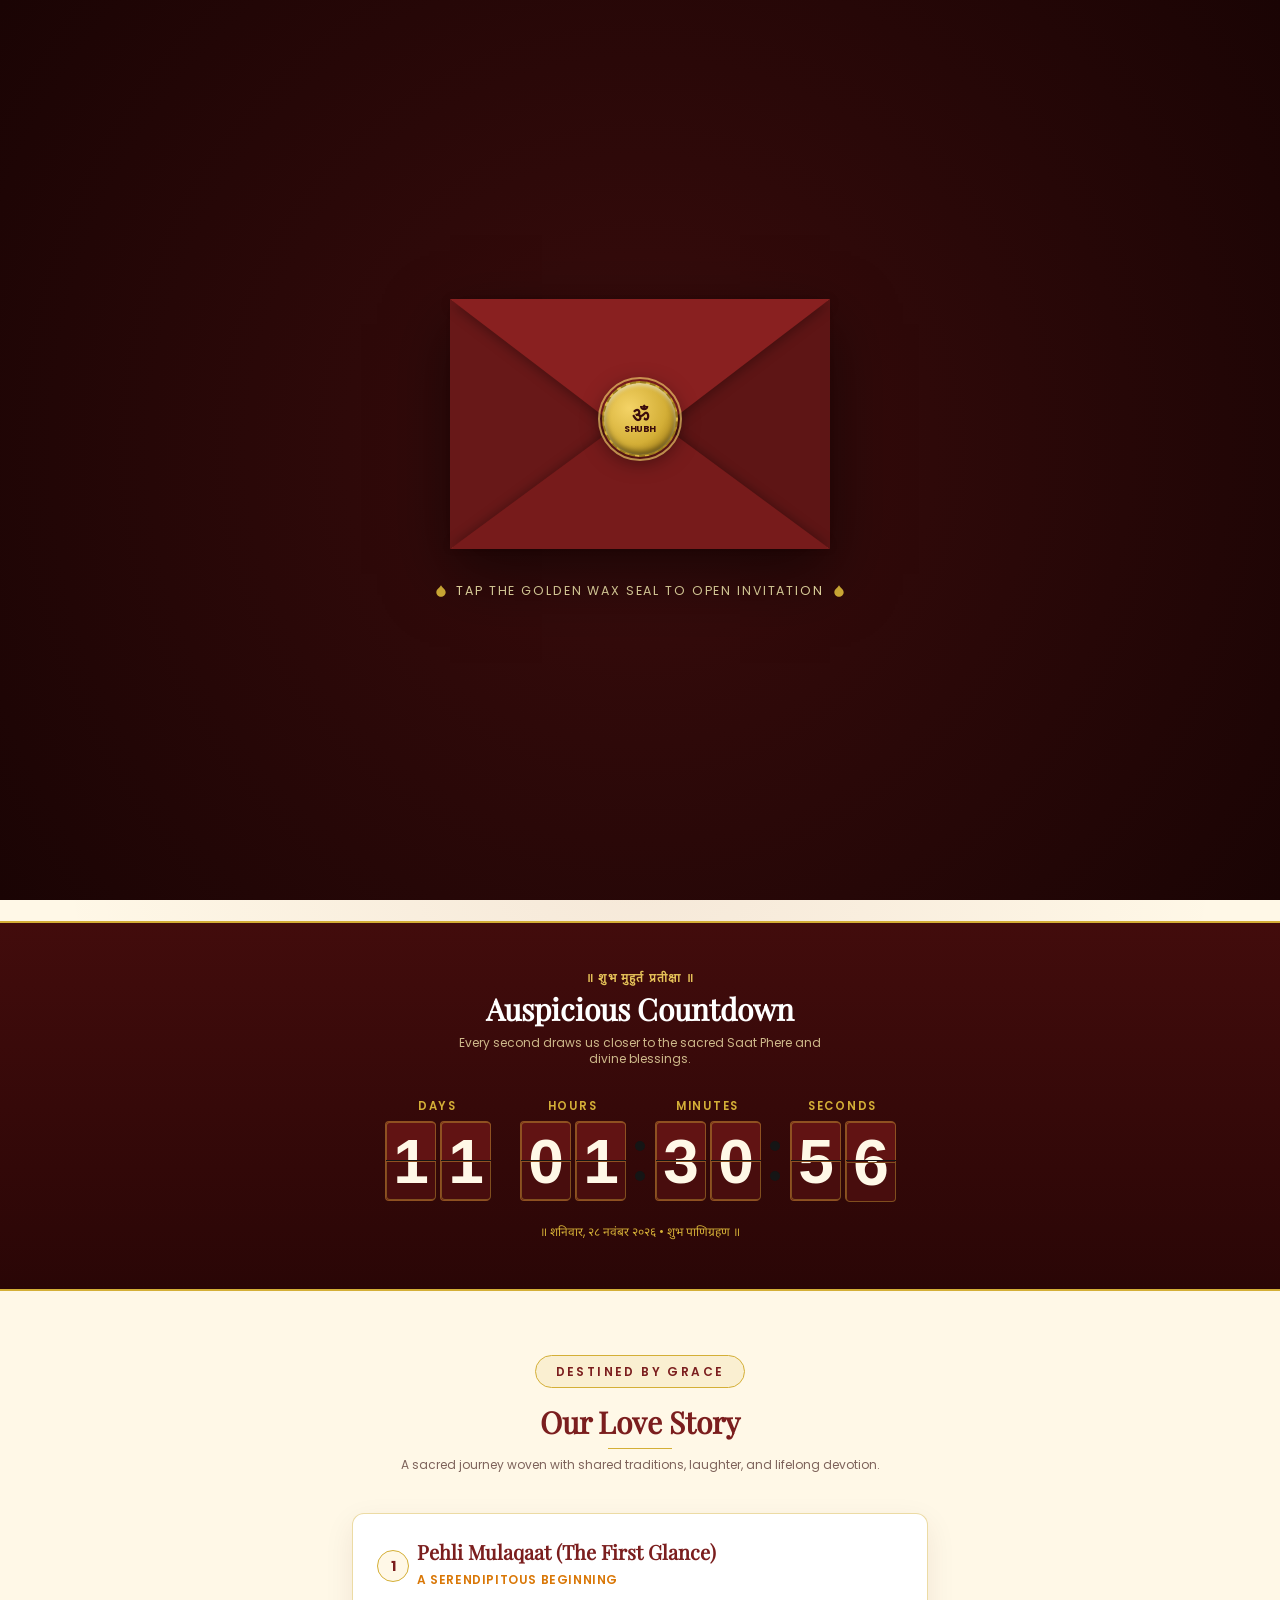
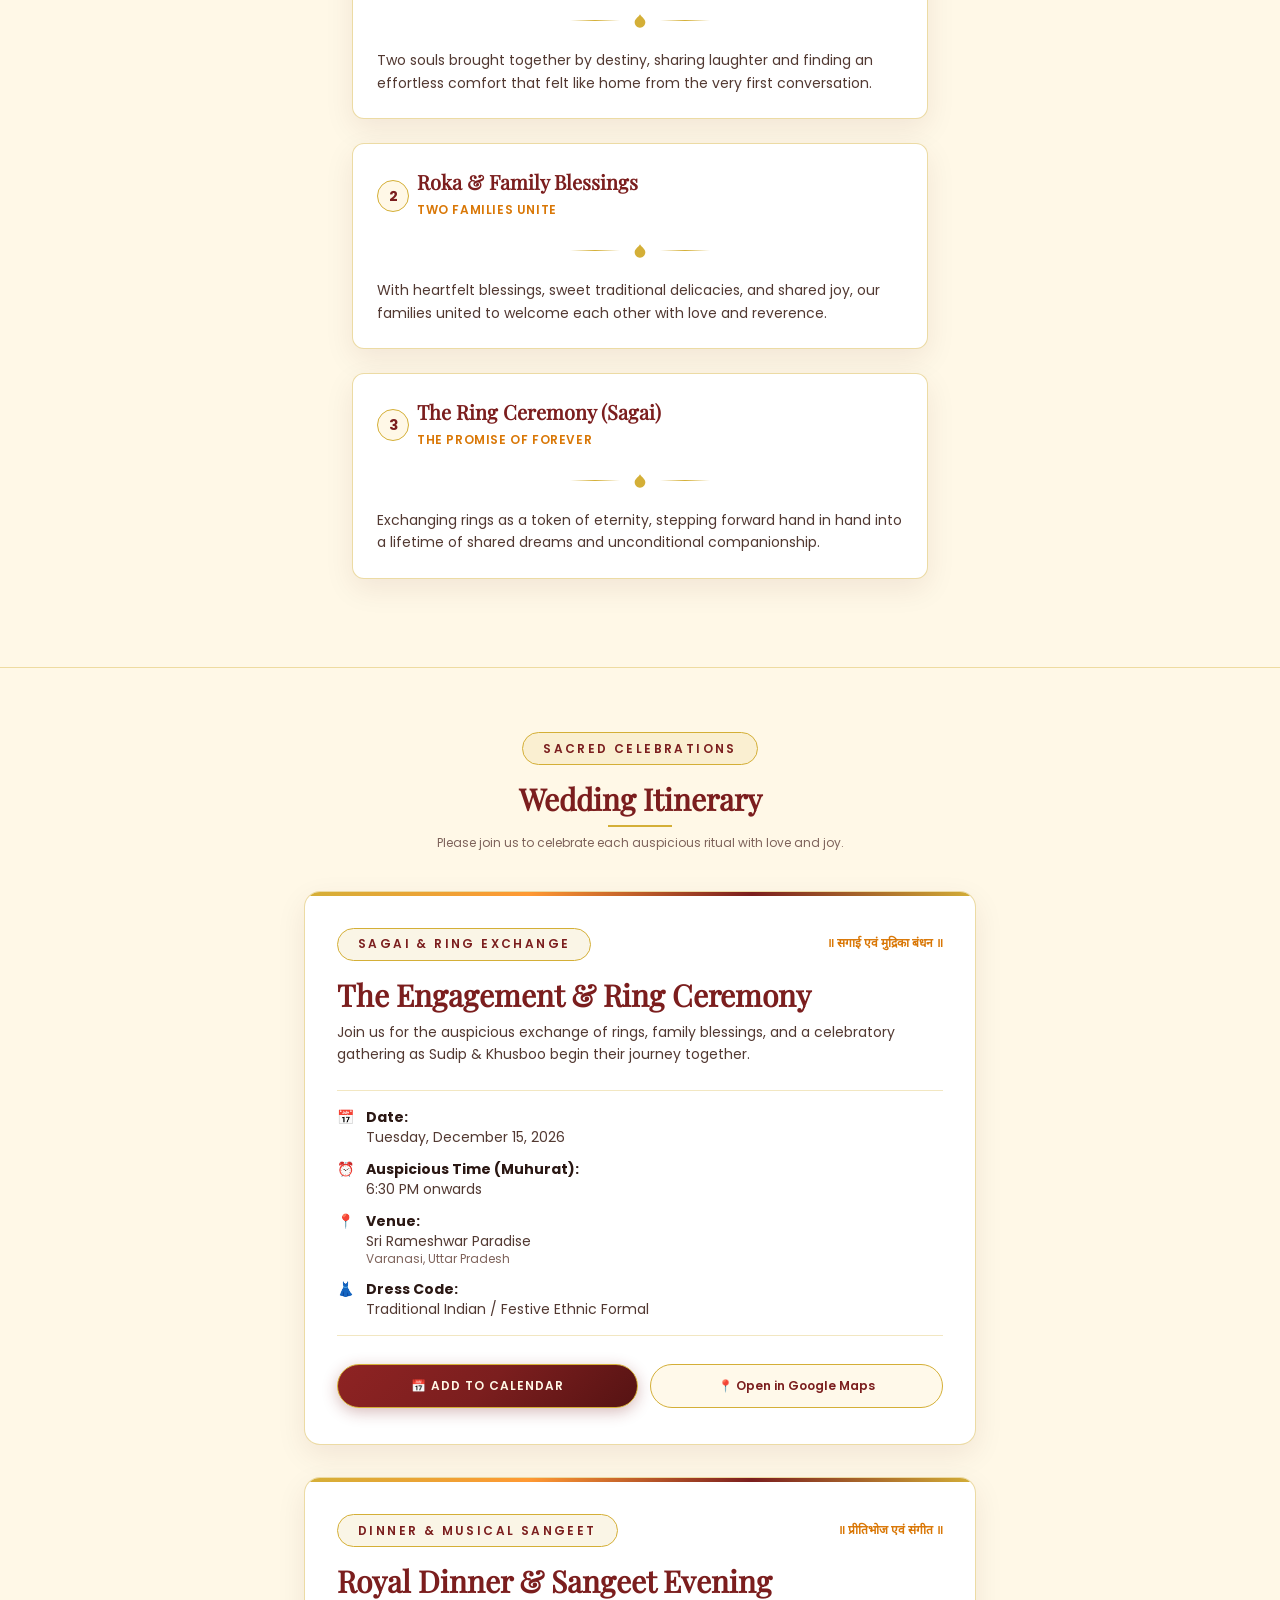
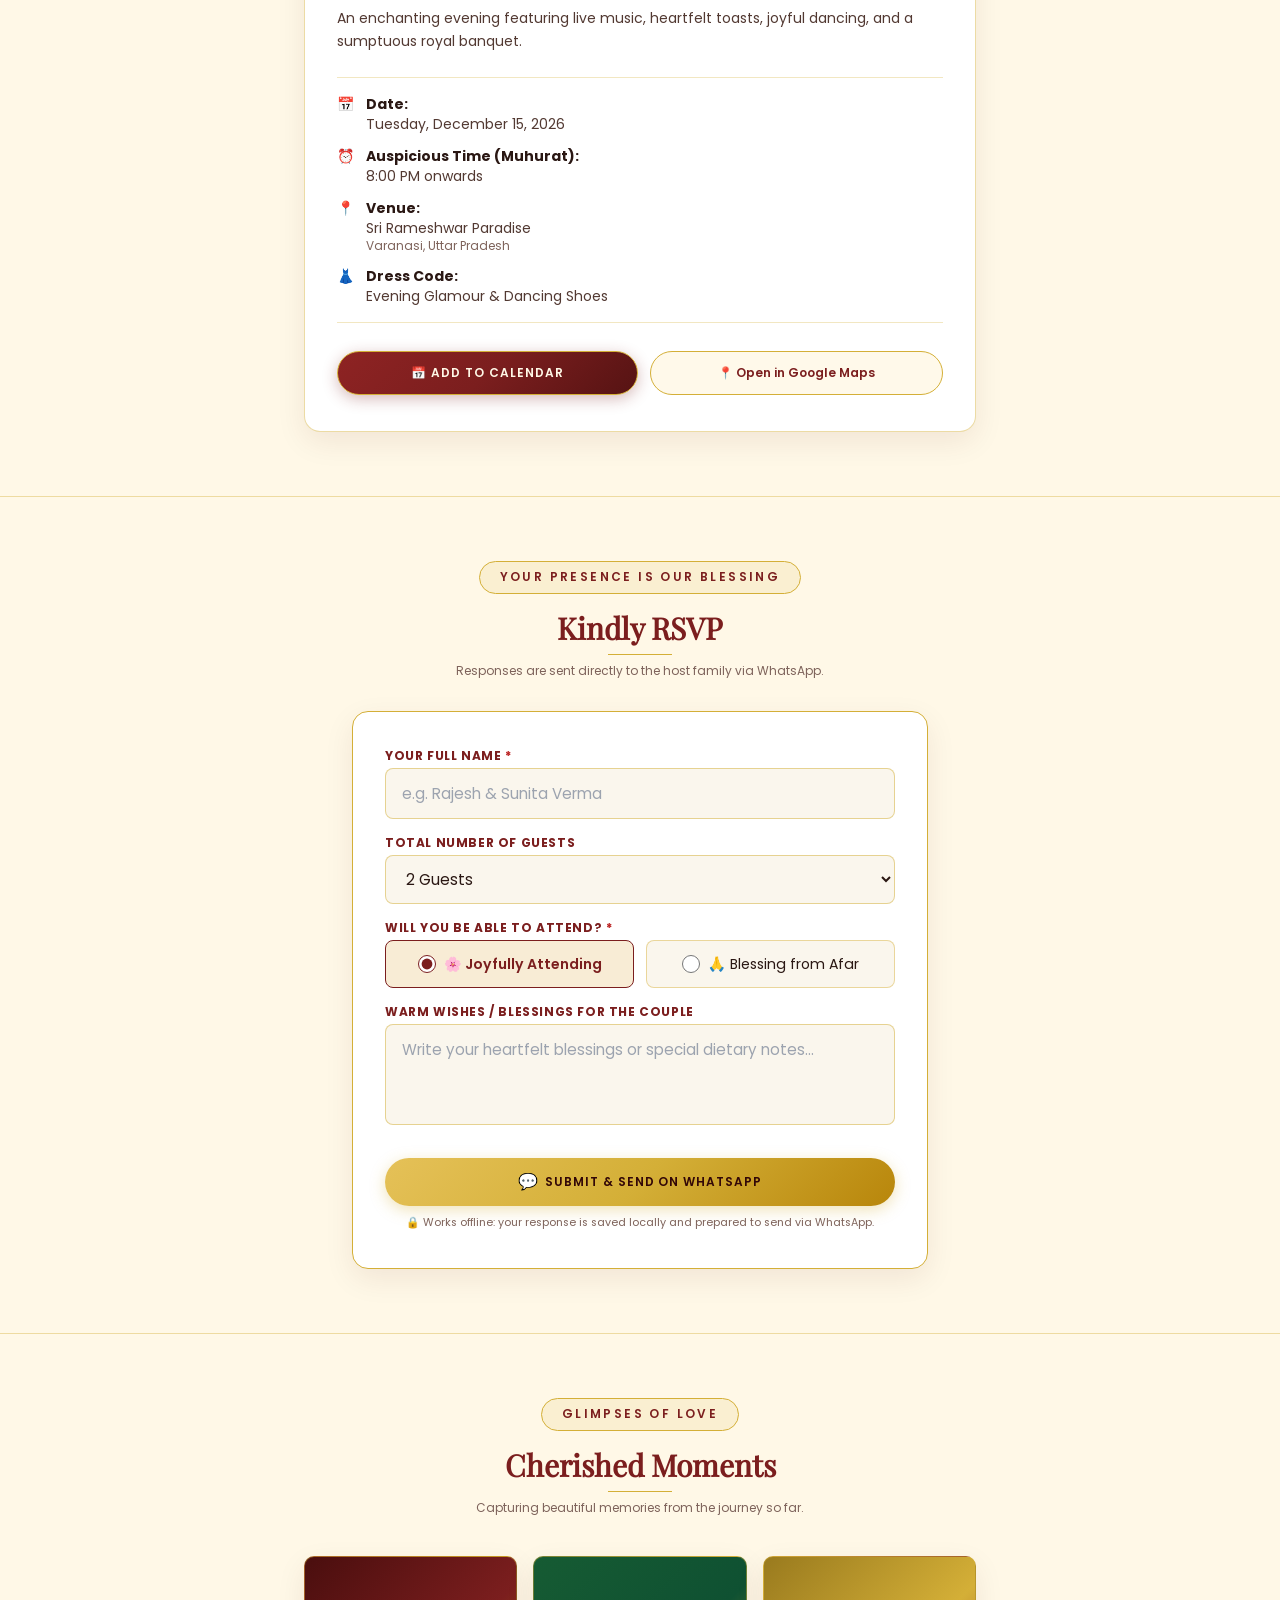
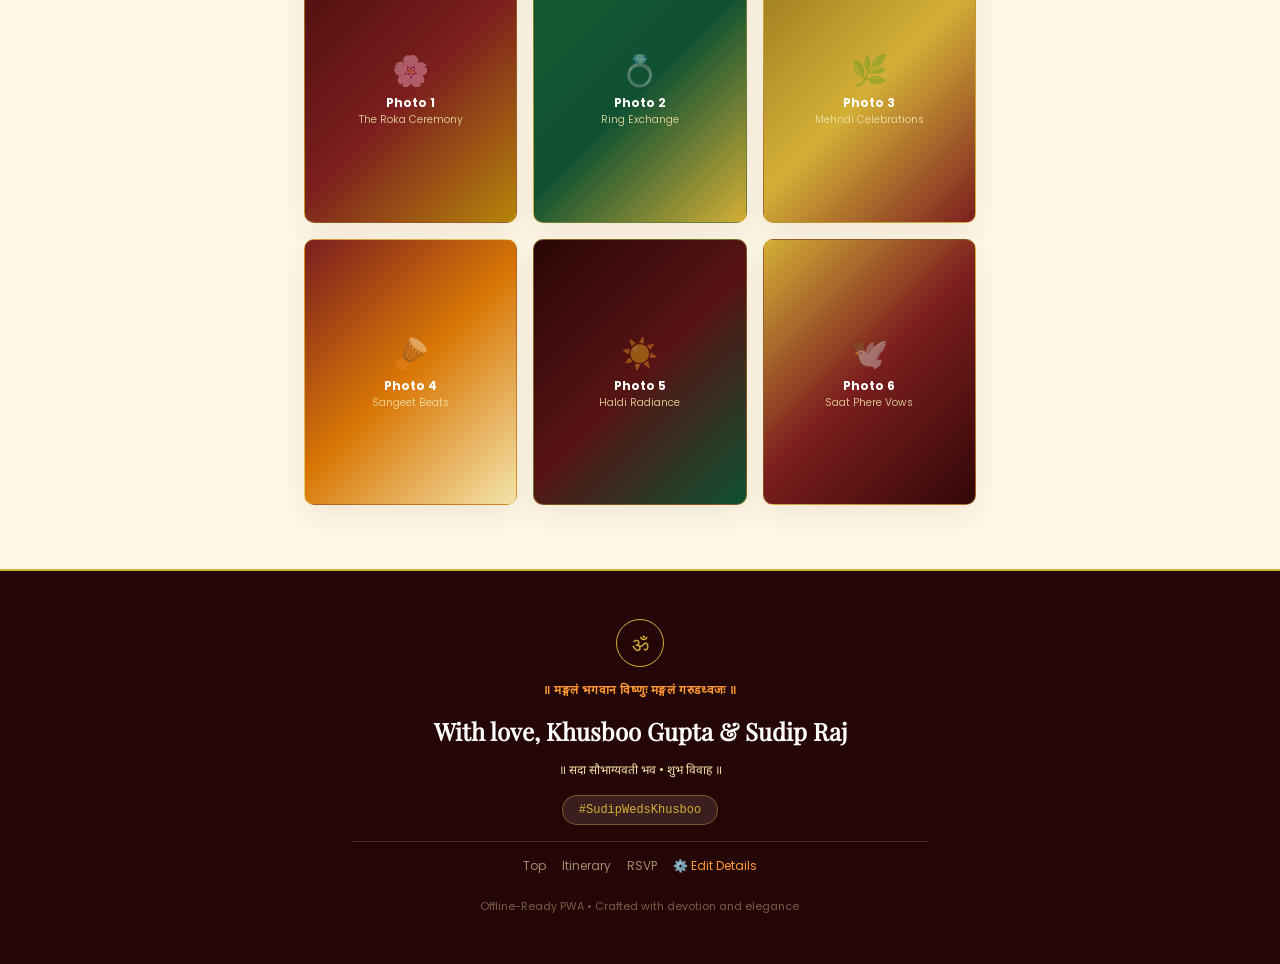
<file: index.html>
<!DOCTYPE html>
<html lang="en" class="scroll-smooth">
<head>
  <meta charset="UTF-8">
  <!-- Mobile-first viewport: strictly optimized for 360px+ phone screens -->
  <meta name="viewport" content="width=device-width, initial-scale=1.0, maximum-scale=5.0, user-scalable=yes">
  
  <title>Shubh Vivah — Wedding &amp; Engagement Invitation</title>
  <meta name="description" content="॥ श्री गणेशाय नमः ॥ You are cordially invited to celebrate the auspicious wedding and engagement ceremony of Aarav &amp; Ananya.">
  <meta name="theme-color" content="#7B1E1E">
  <meta name="mobile-web-app-capable" content="yes">
  <meta name="apple-mobile-web-app-status-bar-style" content="black-translucent">
  <meta name="apple-mobile-web-app-title" content="Shubh Vivah">

  <!-- PWA Web App Manifest (Add to Home Screen) -->
  <link rel="manifest" href="manifest.json">

  <!-- Open Graph Meta Tags (Optimized for WhatsApp Rich Link Previews) -->
  <meta property="og:type" content="website">
  <meta property="og:title" content="॥ शुभ विवाह ॥ Aarav &amp; Ananya's Wedding Invitation">
  <meta property="og:description" content="We joyfully invite you to grace our wedding ceremony and shower your divine blessings on Saturday, November 28, 2026. Tap to open invitation.">
  <meta property="og:url" content="./index.html">
  <meta property="og:image" content="data:image/svg+xml,<svg xmlns='http://www.w3.org/2000/svg' viewBox='0 0 1200 630'><rect width='1200' height='630' fill='%237B1E1E'/><circle cx='600' cy='315' r='260' fill='none' stroke='%23D4AF37' stroke-width='8'/><text x='600' y='250' font-family='serif' font-size='56' fill='%23D4AF37' text-anchor='middle'>॥ शुभ विवाह ॥</text><text x='600' y='330' font-family='serif' font-size='64' font-weight='bold' fill='%23FFF8E7' text-anchor='middle'>Aarav &amp; Ananya</text><text x='600' y='400' font-family='sans-serif' font-size='32' fill='%23FF9933' text-anchor='middle'>Saturday, November 28, 2026</text></svg>">

  <!-- Favicon (Sacred Om in Gold on Maroon) -->
  <link rel="icon" href="data:image/svg+xml,<svg xmlns='http://www.w3.org/2000/svg' viewBox='0 0 100 100'><rect width='100' height='100' rx='20' fill='%237B1E1E'/><circle cx='50' cy='50' r='42' fill='none' stroke='%23D4AF37' stroke-width='3'/><text x='50' y='63' font-family='serif' font-size='44' font-weight='bold' fill='%23D4AF37' text-anchor='middle'>ॐ</text></svg>">
  <link rel="apple-touch-icon" href="data:image/svg+xml,<svg xmlns='http://www.w3.org/2000/svg' viewBox='0 0 180 180'><rect width='180' height='180' rx='36' fill='%237B1E1E'/><circle cx='90' cy='90' r='75' fill='none' stroke='%23D4AF37' stroke-width='6'/><text x='90' y='114' font-family='serif' font-size='76' font-weight='bold' fill='%23D4AF37' text-anchor='middle'>ॐ</text></svg>">

  <!-- 100% OFFLINE LOCAL LIBRARIES: AOS & FlipDown (NO CDNs) -->
  <link rel="stylesheet" href="libs/aos.css">
  <link rel="stylesheet" href="libs/flipdown.css">

  <!-- Compiled Local Stylesheet (Tailwind Utilities + Custom Royal Indian Styles) -->
  <link rel="stylesheet" href="css/tailwind.css">
  <link rel="stylesheet" href="css/style.css">
</head>
<body class="bg-ivory text-charcoal font-sans antialiased selection:bg-gold-light selection:text-maroon">

  <!-- ========================================================================
       1. SACRED GANESH INVOCATION BAR (TOP HEADER)
       ======================================================================== -->
  <div class="ganesh-bar">
    <!-- Inline Lord Ganesh Sacred SVG Silhouette -->
    <svg class="ganesh-svg" viewBox="0 0 100 100" aria-label="Lord Ganesh Icon">
      <path d="M50 8 C40 8 32 14 30 22 C26 24 22 28 22 34 C22 42 28 48 34 50 C33 54 33 60 36 66 C32 68 28 72 28 78 C28 86 36 92 50 92 C64 92 72 86 72 78 C72 72 68 68 64 66 C67 60 67 54 66 50 C72 48 78 42 78 34 C78 28 74 24 70 22 C68 14 60 8 50 8 Z M50 16 C55 16 58 19 60 23 C57 23 53 24 50 24 C47 24 43 23 40 23 C42 19 45 16 50 16 Z M50 28 C55 28 58 31 58 36 C58 44 48 48 48 56 C48 60 52 64 56 64 C53 66 49 68 46 68 C42 68 39 65 39 60 C39 52 48 46 48 40 C48 34 45 32 42 32 C43 29 46 28 50 28 Z M50 22 C51 22 52 23 52 24 C52 25 51 26 50 26 C49 26 48 25 48 24 C48 23 49 22 50 22 Z M62 38 C64 38 66 40 66 43 C66 46 63 48 60 47 C61 44 62 41 62 38 Z"/>
    </svg>
    <div class="flex items-center gap-2 font-devanagari font-bold">
      <span class="text-gold-light text-xs sm:text-sm">॥ श्री गणेशाय नमः ॥</span>
      <span class="text-gold/80 text-xs">|| Shubh Vivah ||</span>
    </div>
  </div>

  <!-- ========================================================================
       2. INTERACTIVE ROYAL ENVELOPE COVER (FULL-SCREEN OPENING SCENE)
       ======================================================================== -->
  <div id="envelope-overlay" aria-modal="true" role="dialog" aria-label="Interactive Wedding Invitation Envelope">
    <div class="envelope-stage">
      <div id="envelope-wrapper" class="envelope-wrapper">
        <!-- Inside Envelope Backing -->
        <div class="envelope-back"></div>

        <!-- Inside Invitation Letter (Glides up when unsealed) -->
        <div id="letter-card" class="letter-card">
          <!-- Small Ganesh / Om Emblem -->
          <div class="w-8 h-8 rounded-full border border-gold flex items-center justify-center text-maroon font-serif font-bold text-xs bg-white mb-1 shadow-sm">
            <span>ॐ</span>
          </div>
          <span class="font-devanagari text-[0.7rem] text-saffron-dark font-semibold">॥ शुभ विवाह निमंत्रण ॥</span>
          <h3 class="font-serif text-lg font-bold text-maroon mt-0.5" data-populate="coupleNames">Aarav &amp; Ananya</h3>
          <p class="text-[0.72rem] text-charcoal-light font-sans mt-0.5">Saturday, November 28, 2026</p>
          <div class="mt-2 text-[0.68rem] text-gold-dark font-sans uppercase tracking-widest font-semibold flex items-center gap-1">
            <span>✨ Tap seal to open</span>
          </div>
        </div>

        <!-- Flaps -->
        <div class="flap-left"></div>
        <div class="flap-right"></div>
        <div class="flap-bottom"></div>

        <!-- Top Triangular 3D Flap -->
        <div class="flap-top"></div>

        <!-- Imperial Gold Wax Seal (Clickable Trigger) -->
        <div id="wax-seal" class="wax-seal" title="Tap to unseal royal invitation" role="button" tabindex="0">
          <div class="text-center">
            <span class="font-serif text-xl font-bold leading-none block">ॐ</span>
            <span class="text-[0.55rem] tracking-tighter uppercase font-sans font-bold leading-none block mt-0.5">Shubh</span>
          </div>
        </div>
      </div>

      <!-- Hint prompt with lotus icons -->
      <div class="envelope-prompt">
        <svg class="w-3.5 h-3.5 fill-gold" viewBox="0 0 24 24"><path d="M12 2C9 7 4 9 4 14c0 4.4 3.6 8 8 8s8-3.6 8-8c0-5-5-7-8-12z"/></svg>
        <span>Tap the golden wax seal to open invitation</span>
        <svg class="w-3.5 h-3.5 fill-gold" viewBox="0 0 24 24"><path d="M12 2C9 7 4 9 4 14c0 4.4 3.6 8 8 8s8-3.6 8-8c0-5-5-7-8-12z"/></svg>
      </div>
    </div>
  </div>

  <!-- ========================================================================
       STICKY ROYAL APP BAR (MOBILE-FIRST)
       ======================================================================== -->
  <header class="sticky top-0 z-40 bg-white/95 backdrop-blur-md border-b border-gold/40 px-3 py-2.5 shadow-sm">
    <div class="max-w-4xl mx-auto flex items-center justify-between">
      <a href="#hero" class="flex items-center gap-2">
        <div class="w-8 h-8 rounded-full bg-maroon border border-gold flex items-center justify-center text-gold-light text-xs font-bold font-serif shadow-sm">
          <span data-populate="coupleInitials">A &amp; A</span>
        </div>
        <span class="font-serif text-sm font-bold text-maroon tracking-wide" data-populate="coupleNames">Aarav &amp; Ananya</span>
      </a>

      <div class="flex items-center gap-2">
        <button id="replay-envelope-btn" class="text-xs uppercase font-semibold text-maroon border border-gold/50 px-2.5 py-1.5 rounded-full bg-ivory flex items-center gap-1 min-h-[36px]" title="Re-open envelope">
          <span>✉️ Envelope</span>
        </button>
        <a href="#rsvp" class="btn-royal-gold text-xs py-1.5 px-3 min-h-[36px]">
          RSVP
        </a>
      </div>
    </div>
  </header>

  <!-- ========================================================================
       3. HERO / INVITATION SECTION
       ======================================================================== -->
  <section id="hero" class="hero-section">
    <!-- Rotating Sacred Mandala SVG Background Motif -->
    <svg class="mandala-bg" viewBox="0 0 200 200">
      <circle cx="100" cy="100" r="90" fill="none" stroke="#7B1E1E" stroke-width="1.5" stroke-dasharray="4,4"/>
      <circle cx="100" cy="100" r="70" fill="none" stroke="#D4AF37" stroke-width="1.5"/>
      <circle cx="100" cy="100" r="50" fill="none" stroke="#7B1E1E" stroke-width="1.2"/>
      <circle cx="100" cy="100" r="30" fill="none" stroke="#D4AF37" stroke-width="1"/>
      <g stroke="#7B1E1E" stroke-width="1">
        <line x1="100" y1="10" x2="100" y2="190"/>
        <line x1="10" y1="100" x2="190" y2="100"/>
        <line x1="36" y1="36" x2="164" y2="164"/>
        <line x1="36" y1="164" x2="164" y2="36"/>
      </g>
    </svg>

    <div class="relative z-10 max-w-xl mx-auto" data-aos="fade-up" data-aos-duration="1000">
      <!-- Sacred Paisley / Lotus SVG Badge -->
      <div class="mb-3">
        <span class="shubh-vivah-badge">Save The Date</span>
      </div>

      <p class="font-devanagari text-xs sm:text-sm text-saffron-dark font-semibold tracking-wider mb-2">
        ॥ वक्रतुण्ड महाकाय सूर्यकोटि समप्रभ ॥
      </p>

      <p class="text-xs sm:text-sm text-charcoal-light leading-relaxed max-w-md mx-auto mb-4 font-sans">
        Together with the blessings of their ancestors and families, joyfully invite you to celebrate the holy wedding ceremony of
      </p>

      <!-- Couple Names in Majestic Serif Typography -->
      <div class="my-4 space-y-1">
        <h1 class="couple-title" data-populate="brideName">Ananya Patel</h1>
        <div class="flex items-center justify-center gap-3 my-1">
          <span class="w-10 h-[1.5px] bg-gold"></span>
          <span class="font-serif italic text-2xl sm:text-3xl text-gold font-light">&amp;</span>
          <span class="w-10 h-[1.5px] bg-gold"></span>
        </div>
        <h1 class="couple-title" data-populate="groomName">Aarav Sharma</h1>
      </div>

      <!-- Sacred Lotus Flower SVG Divider -->
      <div class="motif-divider my-6">
        <svg class="w-6 h-6 fill-gold" viewBox="0 0 24 24">
          <path d="M12 2C10.5 5 7 7.5 5 11c-2 3.5-.5 7 2 8.5 2.5 1.5 5 .5 5-2 0 2.5 2.5 3.5 5 2 2.5-1.5 4-5 2-8.5-2-3.5-5.5-6-7-9z"/>
        </svg>
      </div>

      <!-- Wedding Date & Venue Tagline -->
      <div class="space-y-1">
        <p class="font-serif text-lg sm:text-2xl font-bold text-maroon">
          Saturday, November 28, 2026
        </p>
        <p class="text-xs sm:text-sm uppercase tracking-wider text-charcoal-muted font-sans font-medium">
          <span data-populate="venueName">The Royal Palace &amp; Heritage Gardens</span> • Udaipur, Rajasthan
        </p>
      </div>

      <!-- Call to Actions (Mobile tap targets >= 44px) -->
      <div class="mt-8 flex flex-col sm:flex-row items-center justify-center gap-3">
        <a href="#rsvp" class="btn-royal-maroon w-full sm:w-auto text-xs">
          💬 Send WhatsApp RSVP
        </a>
        <a href="#events" class="btn-royal-outline w-full sm:w-auto text-xs">
          📜 View Sacred Itinerary
        </a>
      </div>
    </div>
  </section>

  <!-- ========================================================================
       4. LIVE COUNTDOWN SECTION (FLIPDOWN FLIP-CLOCK)
       ======================================================================== -->
  <section id="countdown" class="countdown-section">
    <div class="max-w-xl mx-auto" data-aos="fade-up">
      <span class="font-devanagari text-xs text-gold-accent font-semibold tracking-widest block mb-1">
        ॥ शुभ मुहुर्त प्रतीक्षा ॥
      </span>
      <h2 class="font-serif text-2xl sm:text-3xl font-bold text-white mb-2">
        Auspicious Countdown
      </h2>
      <p class="text-xs text-gold-light/80 font-sans max-w-sm mx-auto mb-6">
        Every second draws us closer to the sacred Saat Phere and divine blessings.
      </p>

      <!-- Offline FlipDown Clock Container -->
      <div id="flipdown" class="flipdown"></div>

      <p id="countdown-note" class="text-xs text-gold font-devanagari mt-6">
        ॥ शनिवार, २८ नवंबर २०२६ • शुभ पाणिग्रहण ॥
      </p>
    </div>
  </section>

  <!-- ========================================================================
       5. OUR STORY SECTION (3-ITEM ROMANTIC TIMELINE)
       ======================================================================== -->
  <section id="story" class="py-16 px-4 bg-ivory">
    <div class="max-w-xl mx-auto">
      <div class="text-center mb-10" data-aos="fade-up">
        <span class="shubh-vivah-badge mb-2">Destined By Grace</span>
        <h2 class="font-serif text-3xl font-bold text-maroon mt-2 mb-2">Our Love Story</h2>
        <div class="w-16 h-[1.5px] bg-gold mx-auto"></div>
        <p class="text-xs text-charcoal-muted mt-2 font-sans">
          A sacred journey woven with shared traditions, laughter, and lifelong devotion.
        </p>
      </div>

      <!-- Story Timeline Container (Populated dynamically) -->
      <div id="story-container">
        <!-- Hydrated dynamically from config.js storyTimeline -->
      </div>
    </div>
  </section>

  <!-- ========================================================================
       6. EVENTS SECTION (ENGAGEMENT & WEDDING CARDS)
       ======================================================================== -->
  <section id="events" class="py-16 px-4 bg-paper border-t border-b border-gold/40">
    <div class="max-w-2xl mx-auto">
      <div class="text-center mb-10" data-aos="fade-up">
        <span class="shubh-vivah-badge mb-2">Sacred Celebrations</span>
        <h2 class="font-serif text-3xl font-bold text-maroon mt-2 mb-2">Wedding Itinerary</h2>
        <div class="w-16 h-[1.5px] bg-gold mx-auto"></div>
        <p class="text-xs text-charcoal-muted mt-2 font-sans">
          Please join us to celebrate each auspicious ritual with love and joy.
        </p>
      </div>

      <!-- Dynamic Event Cards Container -->
      <div id="events-container" class="space-y-8">
        <!-- Hydrated dynamically from config.js events array -->
      </div>
    </div>
  </section>

  <!-- ========================================================================
       7. RSVP SECTION (WHATSAPP-FIRST, NO BACKEND REQUIRED)
       ======================================================================== -->
  <section id="rsvp" class="py-16 px-4 bg-ivory">
    <div class="max-w-xl mx-auto">
      <div class="text-center mb-8" data-aos="fade-up">
        <span class="shubh-vivah-badge mb-2">Your Presence is Our Blessing</span>
        <h2 class="font-serif text-3xl font-bold text-maroon mt-2 mb-2">Kindly RSVP</h2>
        <div class="w-16 h-[1.5px] bg-gold mx-auto"></div>
        <p class="text-xs text-charcoal-muted mt-2 font-sans">
          Responses are sent directly to the host family via WhatsApp.
        </p>
      </div>

      <!-- Notice for Previously Submitted Offline RSVP -->
      <div id="saved-rsvp-notice" class="hidden mb-4"></div>

      <!-- WhatsApp-first RSVP Form Box -->
      <div class="rsvp-container" data-aos="fade-up" data-aos-delay="100">
        <form id="whatsapp-rsvp-form" class="space-y-4">
          <!-- Full Name -->
          <div>
            <label for="rsvp-name" class="block text-xs uppercase tracking-wider font-bold text-maroon mb-1">
              Your Full Name <span class="text-red-700">*</span>
            </label>
            <input type="text" id="rsvp-name" required placeholder="e.g. Rajesh &amp; Sunita Verma" class="form-input">
          </div>

          <!-- Number of Guests -->
          <div>
            <label for="rsvp-guests" class="block text-xs uppercase tracking-wider font-bold text-maroon mb-1">
              Total Number of Guests
            </label>
            <select id="rsvp-guests" class="form-input">
              <option value="1">1 Guest</option>
              <option value="2" selected>2 Guests</option>
              <option value="3">3 Guests (Family)</option>
              <option value="4">4 Guests (Family)</option>
              <option value="5+">5+ Guests (Large Family)</option>
            </select>
          </div>

          <!-- Attendance Choice -->
          <div>
            <label class="block text-xs uppercase tracking-wider font-bold text-maroon mb-1">
              Will you be able to attend? <span class="text-red-700">*</span>
            </label>
            <div class="radio-tile-group">
              <label class="radio-tile active" for="attending-yes">
                <input type="radio" id="attending-yes" name="attending" value="Joyfully Attending" checked>
                <span>🌸 Joyfully Attending</span>
              </label>

              <label class="radio-tile" for="attending-no">
                <input type="radio" id="attending-no" name="attending" value="Regretfully Declines">
                <span>🙏 Blessing from Afar</span>
              </label>
            </div>
          </div>

          <!-- Warm Wishes / Message -->
          <div>
            <label for="rsvp-message" class="block text-xs uppercase tracking-wider font-bold text-maroon mb-1">
              Warm Wishes / Blessings for the Couple
            </label>
            <textarea id="rsvp-message" rows="3" placeholder="Write your heartfelt blessings or special dietary notes..." class="form-input resize-none"></textarea>
          </div>

          <!-- Submit Button (Sends via WhatsApp + stores locally) -->
          <div class="pt-2">
            <button type="submit" id="submit-rsvp-btn" class="btn-royal-gold w-full text-xs">
              <span class="text-base mr-1.5">💬</span>
              <span>Submit &amp; Send on WhatsApp</span>
            </button>
            <span class="text-[0.68rem] text-charcoal-muted text-center block mt-2">
              🔒 Works offline: your response is saved locally and prepared to send via WhatsApp.
            </span>
          </div>
        </form>
      </div>
    </div>
  </section>

  <!-- WhatsApp RSVP Confirmation Modal -->
  <div id="rsvp-success-modal" class="hidden fixed inset-0 z-50 bg-black/75 backdrop-blur-sm items-center justify-center p-4" role="dialog" aria-modal="true">
    <div class="bg-ivory border-2 border-gold rounded-2xl max-w-sm w-full p-6 text-center shadow-2xl relative">
      <div class="w-14 h-14 rounded-full bg-maroon border border-gold mx-auto flex items-center justify-center text-gold text-2xl mb-3">
        <span>🙏</span>
      </div>
      <span class="font-devanagari text-xs text-saffron-dark font-bold">॥ धन्यवाद ॥</span>
      <h3 class="font-serif text-2xl font-bold text-maroon mt-1 mb-2">RSVP Recorded!</h3>
      <p class="text-xs text-charcoal-light leading-relaxed mb-4">
        Thank you, <strong id="modal-guest-name">Guest</strong>! Your response is saved on your device and formatted for WhatsApp.
      </p>
      
      <div class="space-y-2">
        <a id="whatsapp-send-link" href="#" target="_blank" rel="noopener noreferrer" class="btn-royal-gold w-full text-xs">
          💬 Open in WhatsApp Now
        </a>
        <button type="button" id="close-modal-btn" class="btn-royal-outline w-full text-xs">
          Return to Invitation
        </button>
      </div>
    </div>
  </div>

  <!-- ========================================================================
       8. GALLERY PLACEHOLDER SECTION (6-TILE RESPONSIVE GRID)
       ======================================================================== -->
  <section id="gallery" class="py-16 px-4 bg-paper border-t border-gold/40">
    <div class="max-w-2xl mx-auto">
      <div class="text-center mb-10" data-aos="fade-up">
        <span class="shubh-vivah-badge mb-2">Glimpses of Love</span>
        <h2 class="font-serif text-3xl font-bold text-maroon mt-2 mb-2">Cherished Moments</h2>
        <div class="w-16 h-[1.5px] bg-gold mx-auto"></div>
        <p class="text-xs text-charcoal-muted mt-2 font-sans">
          Capturing beautiful memories from the journey so far.
        </p>
      </div>

      <!-- 6-Tile Responsive Grid with CSS Gradient Placeholders -->
      <div class="grid grid-cols-2 sm:grid-cols-3 gap-3 sm:gap-4">
        <!-- Tile 1 -->
        <div class="gallery-tile tile-grad-1 group" data-aos="zoom-in" data-aos-delay="50">
          <span class="font-serif text-3xl text-gold-light/40 group-hover:scale-110 transition-transform">🌸</span>
          <span class="text-xs font-bold text-white mt-2">Photo 1</span>
          <span class="text-[0.65rem] text-gold-light/80 font-sans">The Roka Ceremony</span>
        </div>

        <!-- Tile 2 -->
        <div class="gallery-tile tile-grad-2 group" data-aos="zoom-in" data-aos-delay="100">
          <span class="font-serif text-3xl text-gold-light/40 group-hover:scale-110 transition-transform">💍</span>
          <span class="text-xs font-bold text-white mt-2">Photo 2</span>
          <span class="text-[0.65rem] text-gold-light/80 font-sans">Ring Exchange</span>
        </div>

        <!-- Tile 3 -->
        <div class="gallery-tile tile-grad-3 group" data-aos="zoom-in" data-aos-delay="150">
          <span class="font-serif text-3xl text-gold-light/40 group-hover:scale-110 transition-transform">🌿</span>
          <span class="text-xs font-bold text-white mt-2">Photo 3</span>
          <span class="text-[0.65rem] text-gold-light/80 font-sans">Mehndi Celebrations</span>
        </div>

        <!-- Tile 4 -->
        <div class="gallery-tile tile-grad-4 group" data-aos="zoom-in" data-aos-delay="200">
          <span class="font-serif text-3xl text-gold-light/40 group-hover:scale-110 transition-transform">🪘</span>
          <span class="text-xs font-bold text-white mt-2">Photo 4</span>
          <span class="text-[0.65rem] text-gold-light/80 font-sans">Sangeet Beats</span>
        </div>

        <!-- Tile 5 -->
        <div class="gallery-tile tile-grad-5 group" data-aos="zoom-in" data-aos-delay="250">
          <span class="font-serif text-3xl text-gold-light/40 group-hover:scale-110 transition-transform">☀️</span>
          <span class="text-xs font-bold text-white mt-2">Photo 5</span>
          <span class="text-[0.65rem] text-gold-light/80 font-sans">Haldi Radiance</span>
        </div>

        <!-- Tile 6 -->
        <div class="gallery-tile tile-grad-6 group" data-aos="zoom-in" data-aos-delay="300">
          <span class="font-serif text-3xl text-gold-light/40 group-hover:scale-110 transition-transform">🕊️</span>
          <span class="text-xs font-bold text-white mt-2">Photo 6</span>
          <span class="text-[0.65rem] text-gold-light/80 font-sans">Saat Phere Vows</span>
        </div>
      </div>
    </div>
  </section>

  <!-- ========================================================================
       9. FOOTER SECTION
       ======================================================================== -->
  <footer class="footer-section">
    <div class="max-w-xl mx-auto space-y-4">
      <!-- Sacred Om Emblem -->
      <div class="w-12 h-12 rounded-full border border-gold mx-auto flex items-center justify-center text-gold text-xl font-serif">
        <span>ॐ</span>
      </div>

      <div class="font-devanagari text-xs text-saffron font-bold tracking-wider">
        ॥ मङ्गलं भगवान विष्णुः मङ्गलं गरुडध्वजः ॥
      </div>

      <h3 class="font-serif text-2xl font-bold text-white">
        With love, <span data-populate="brideName">Ananya</span> &amp; <span data-populate="groomName">Aarav</span>
      </h3>

      <div class="font-devanagari text-xs text-gold-light">
        ॥ सदा सौभाग्यवती भव • शुभ विवाह ॥
      </div>

      <!-- Wedding Hashtag -->
      <div class="inline-block px-4 py-1.5 rounded-full bg-white/10 border border-gold/40 text-xs text-gold font-mono my-2">
        <span data-populate="hashtag">#AaravWedsAnanya</span>
      </div>

      <div class="pt-4 border-t border-gold/20 flex flex-wrap justify-center gap-4 text-xs text-gold-light/60">
        <a href="#hero" class="hover:text-gold">Top</a>
        <a href="#events" class="hover:text-gold">Itinerary</a>
        <a href="#rsvp" class="hover:text-gold">RSVP</a>
        <a href="admin.html" class="hover:text-gold text-saffron">⚙️ Edit Details</a>
      </div>

      <p class="text-[0.68rem] text-gold-light/40 pt-2 font-sans">
        Offline-Ready PWA • Crafted with devotion and elegance.
      </p>
    </div>
  </footer>

  <!-- ========================================================================
       100% OFFLINE LOCAL SCRIPTS (NO CDNs)
       ======================================================================== -->
  <!-- Local AOS (Animate on Scroll) -->
  <script src="libs/aos.js"></script>

  <!-- Local Canvas Confetti -->
  <script src="libs/confetti.browser.min.js"></script>

  <!-- Local FlipDown Countdown Engine -->
  <script src="libs/flipdown.js"></script>

  <!-- Single Source of Truth Configuration -->
  <script src="config.js"></script>

  <!-- Main Application Script -->
  <script src="js/main.js"></script>
</body>
</html>
</file>
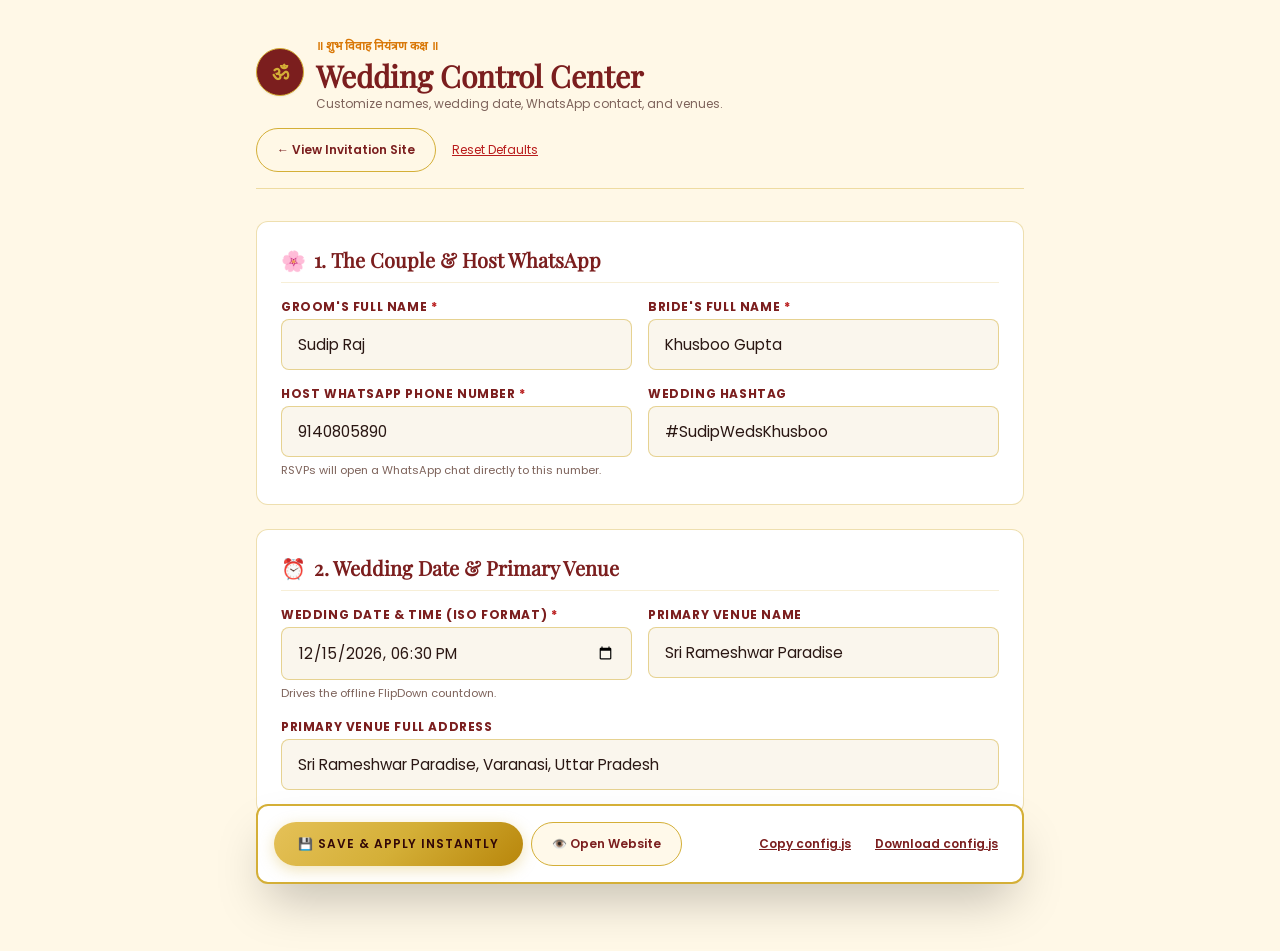
<file: admin.html>
<!DOCTYPE html>
<html lang="en">
<head>
  <meta charset="UTF-8">
  <meta name="viewport" content="width=device-width, initial-scale=1.0">
  <title>Shubh Vivah — Wedding Details Control Center</title>
  
  <link rel="icon" href="data:image/svg+xml,<svg xmlns='http://www.w3.org/2000/svg' viewBox='0 0 100 100'><rect width='100' height='100' rx='20' fill='%237B1E1E'/><circle cx='50' cy='50' r='42' fill='none' stroke='%23D4AF37' stroke-width='3'/><text x='50' y='63' font-family='serif' font-size='44' font-weight='bold' fill='%23D4AF37' text-anchor='middle'>ॐ</text></svg>">

  <link rel="stylesheet" href="css/tailwind.css">
  <link rel="stylesheet" href="css/style.css">
  <script src="libs/confetti.browser.min.js"></script>
</head>
<body class="bg-ivory text-charcoal font-sans min-h-screen py-8 px-4">

  <div class="max-w-3xl mx-auto">
    <!-- Top Header -->
    <div class="flex flex-wrap items-center justify-between gap-4 mb-8 pb-4 border-b border-gold/40">
      <div class="flex items-center gap-3">
        <div class="w-12 h-12 rounded-full bg-maroon border border-gold flex items-center justify-center text-gold text-xl font-bold font-serif shadow-sm">
          <span>ॐ</span>
        </div>
        <div>
          <span class="font-devanagari text-xs text-saffron-dark font-bold">॥ शुभ विवाह नियंत्रण कक्ष ॥</span>
          <h1 class="font-serif text-2xl sm:text-3xl font-bold text-maroon">Wedding Control Center</h1>
          <p class="text-xs text-charcoal-muted mt-0.5">Customize names, wedding date, WhatsApp contact, and venues.</p>
        </div>
      </div>

      <div class="flex items-center gap-2">
        <a href="index.html" class="btn-royal-outline text-xs py-2 px-4">
          ← View Invitation Site
        </a>
        <button type="button" id="reset-defaults-btn" class="text-xs text-red-700 underline px-2 py-1">
          Reset Defaults
        </button>
      </div>
    </div>

    <!-- Status Alert Banner -->
    <div id="status-banner" class="hidden mb-6 p-4 rounded-xl border border-green-400 bg-green-50 text-green-900 text-sm flex items-center justify-between shadow-sm">
      <div class="flex items-center gap-2">
        <span class="text-green-600 text-lg">✓</span>
        <span id="status-message">Saved! Changes are immediately live on the invitation site.</span>
      </div>
      <button type="button" onclick="document.getElementById('status-banner').classList.add('hidden')" class="text-green-800 text-xs uppercase font-bold">Dismiss</button>
    </div>

    <!-- Configuration Form -->
    <form id="admin-config-form" class="space-y-6">

      <!-- 1. The Couple & WhatsApp -->
      <div class="bg-white p-6 rounded-xl border border-gold/40 shadow-royal">
        <h2 class="font-serif text-xl font-bold text-maroon mb-4 pb-2 border-b border-gold/20 flex items-center gap-2">
          <span>🌸</span>
          <span>1. The Couple &amp; Host WhatsApp</span>
        </h2>

        <div class="grid grid-cols-1 sm:grid-cols-2 gap-4">
          <div>
            <label class="block text-xs uppercase tracking-wider font-bold text-maroon mb-1">
              Groom's Full Name <span class="text-red-700">*</span>
            </label>
            <input type="text" id="cfg-groomName" required class="form-input" placeholder="e.g. Aarav Sharma">
          </div>

          <div>
            <label class="block text-xs uppercase tracking-wider font-bold text-maroon mb-1">
              Bride's Full Name <span class="text-red-700">*</span>
            </label>
            <input type="text" id="cfg-brideName" required class="form-input" placeholder="e.g. Ananya Patel">
          </div>

          <div>
            <label class="block text-xs uppercase tracking-wider font-bold text-maroon mb-1">
              Host WhatsApp Phone Number <span class="text-red-700">*</span>
            </label>
            <input type="text" id="cfg-hostWhatsApp" required class="form-input" placeholder="e.g. 919876543210 (Country code + number)">
            <span class="text-[0.7rem] text-charcoal-muted mt-1 block">RSVPs will open a WhatsApp chat directly to this number.</span>
          </div>

          <div>
            <label class="block text-xs uppercase tracking-wider font-bold text-maroon mb-1">
              Wedding Hashtag
            </label>
            <input type="text" id="cfg-hashtag" class="form-input" placeholder="e.g. #AaravWedsAnanya">
          </div>
        </div>
      </div>

      <!-- 2. Target Wedding Date & Venue Overview -->
      <div class="bg-white p-6 rounded-xl border border-gold/40 shadow-royal">
        <h2 class="font-serif text-xl font-bold text-maroon mb-4 pb-2 border-b border-gold/20 flex items-center gap-2">
          <span>⏰</span>
          <span>2. Wedding Date &amp; Primary Venue</span>
        </h2>

        <div class="grid grid-cols-1 sm:grid-cols-2 gap-4">
          <div>
            <label class="block text-xs uppercase tracking-wider font-bold text-maroon mb-1">
              Wedding Date &amp; Time (ISO Format) <span class="text-red-700">*</span>
            </label>
            <input type="datetime-local" id="cfg-weddingDate" required class="form-input">
            <span class="text-[0.7rem] text-charcoal-muted mt-1 block">Drives the offline FlipDown countdown.</span>
          </div>

          <div>
            <label class="block text-xs uppercase tracking-wider font-bold text-maroon mb-1">
              Primary Venue Name
            </label>
            <input type="text" id="cfg-venueName" class="form-input" placeholder="e.g. The Royal Palace & Heritage Gardens">
          </div>

          <div class="sm:col-span-2">
            <label class="block text-xs uppercase tracking-wider font-bold text-maroon mb-1">
              Primary Venue Full Address
            </label>
            <input type="text" id="cfg-venueAddress" class="form-input" placeholder="e.g. Palace Road, Udaipur, Rajasthan">
          </div>
        </div>
      </div>

      <!-- Action Toolbar (Fixed Bottom) -->
      <div class="p-4 bg-white border-2 border-gold rounded-xl shadow-2xl sticky bottom-4 z-20 flex flex-wrap items-center justify-between gap-3">
        <div class="flex items-center gap-2">
          <button type="submit" class="btn-royal-gold text-xs">
            💾 Save &amp; Apply Instantly
          </button>
          <a href="index.html" class="btn-royal-outline text-xs">
            👁️ Open Website
          </a>
        </div>

        <div class="flex items-center gap-2">
          <button type="button" id="copy-config-btn" class="text-xs text-maroon font-semibold underline px-2 py-1">
            Copy config.js
          </button>
          <button type="button" id="download-config-btn" class="text-xs text-maroon font-semibold underline px-2 py-1">
            Download config.js
          </button>
        </div>
      </div>
    </form>
  </div>

  <script src="config.js"></script>
  <script>
    const form = document.getElementById('admin-config-form');
    const banner = document.getElementById('status-banner');
    const statusMsg = document.getElementById('status-message');
    const resetBtn = document.getElementById('reset-defaults-btn');
    const copyBtn = document.getElementById('copy-config-btn');
    const downloadBtn = document.getElementById('download-config-btn');

    function loadConfig() {
      let cfg = window.WEDDING_CONFIG || {};
      const saved = localStorage.getItem('wedding_custom_config');
      if (saved) {
        try {
          cfg = Object.assign({}, cfg, JSON.parse(saved));
        } catch (e) {
          console.warn(e);
        }
      }

      const d = cfg._defaults || {};
      function val(v, fallback) {
        if (!v || (typeof v === 'string' && v.startsWith('{{') && v.endsWith('}}'))) return fallback || '';
        return v;
      }

      document.getElementById('cfg-groomName').value = val(cfg.groomName, d.groomName || 'Aarav Sharma');
      document.getElementById('cfg-brideName').value = val(cfg.brideName, d.brideName || 'Ananya Patel');
      document.getElementById('cfg-hostWhatsApp').value = val(cfg.hostWhatsApp, d.hostWhatsApp || '919876543210');
      document.getElementById('cfg-hashtag').value = val(cfg.hashtag, d.hashtag || '#AaravWedsAnanya');

      const dateStr = val(cfg.weddingDate, d.weddingDate || '2026-11-28T18:00:00');
      document.getElementById('cfg-weddingDate').value = dateStr.length >= 16 ? dateStr.substring(0, 16) : '2026-11-28T18:00';
      document.getElementById('cfg-venueName').value = val(cfg.venueName, d.venueName || 'The Royal Palace & Heritage Gardens');
      document.getElementById('cfg-venueAddress').value = val(cfg.venueAddress, d.venueAddress || 'Palace Road, Udaipur, Rajasthan');
    }

    function gatherData() {
      const groom = document.getElementById('cfg-groomName').value.trim();
      const bride = document.getElementById('cfg-brideName').value.trim();
      const hostWhatsApp = document.getElementById('cfg-hostWhatsApp').value.trim();
      const weddingDate = document.getElementById('cfg-weddingDate').value;
      const venueName = document.getElementById('cfg-venueName').value.trim();
      const venueAddress = document.getElementById('cfg-venueAddress').value.trim();

      return {
        groomName: groom,
        brideName: bride,
        coupleInitials: `${groom[0]} & ${bride[0]}`,
        hostWhatsApp: hostWhatsApp,
        weddingDate: weddingDate ? `${weddingDate}:00` : '2026-11-28T18:00:00',
        venueName: venueName,
        venueAddress: venueAddress,
        hashtag: document.getElementById('cfg-hashtag').value.trim()
      };
    }

    form.addEventListener('submit', (e) => {
      e.preventDefault();
      const data = gatherData();
      localStorage.setItem('wedding_custom_config', JSON.stringify(data));

      if (typeof confetti === 'function') {
        confetti({ particleCount: 70, spread: 60, origin: { y: 0.8 }, colors: ['#D4AF37', '#FF9933', '#7B1E1E'] });
      }

      banner.classList.remove('hidden');
      statusMsg.textContent = "Saved successfully! All details have been updated on the invitation site.";
      window.scrollTo({ top: 0, behavior: 'smooth' });
    });

    resetBtn.addEventListener('click', () => {
      if (confirm("Reset to sample defaults?")) {
        localStorage.removeItem('wedding_custom_config');
        localStorage.removeItem('shubh_vivah_rsvp_saved');
        loadConfig();
        banner.classList.remove('hidden');
        statusMsg.textContent = "Reset to original defaults.";
        window.scrollTo({ top: 0, behavior: 'smooth' });
      }
    });

    function generateCode() {
      const data = gatherData();
      const merged = Object.assign({}, window.WEDDING_CONFIG, data);
      return `/**
 * SHUBH VIVAH CONFIGURATION
 * Generated via Wedding Details Control Center (admin.html)
 */

const WEDDING_CONFIG = ${JSON.stringify(merged, null, 2)};

if (typeof window !== 'undefined') {
  window.WEDDING_CONFIG = WEDDING_CONFIG;
}
if (typeof module !== 'undefined' && module.exports) {
  module.exports = WEDDING_CONFIG;
}
`;
    }

    copyBtn.addEventListener('click', () => {
      navigator.clipboard.writeText(generateCode()).then(() => alert("Copied config.js to clipboard!"));
    });

    downloadBtn.addEventListener('click', () => {
      const blob = new Blob([generateCode()], { type: 'text/javascript;charset=utf-8' });
      const a = document.createElement('a');
      a.href = URL.createObjectURL(blob);
      a.download = 'config.js';
      document.body.appendChild(a);
      a.click();
      document.body.removeChild(a);
    });

    document.addEventListener('DOMContentLoaded', loadConfig);
  </script>
</body>
</html>
</file>
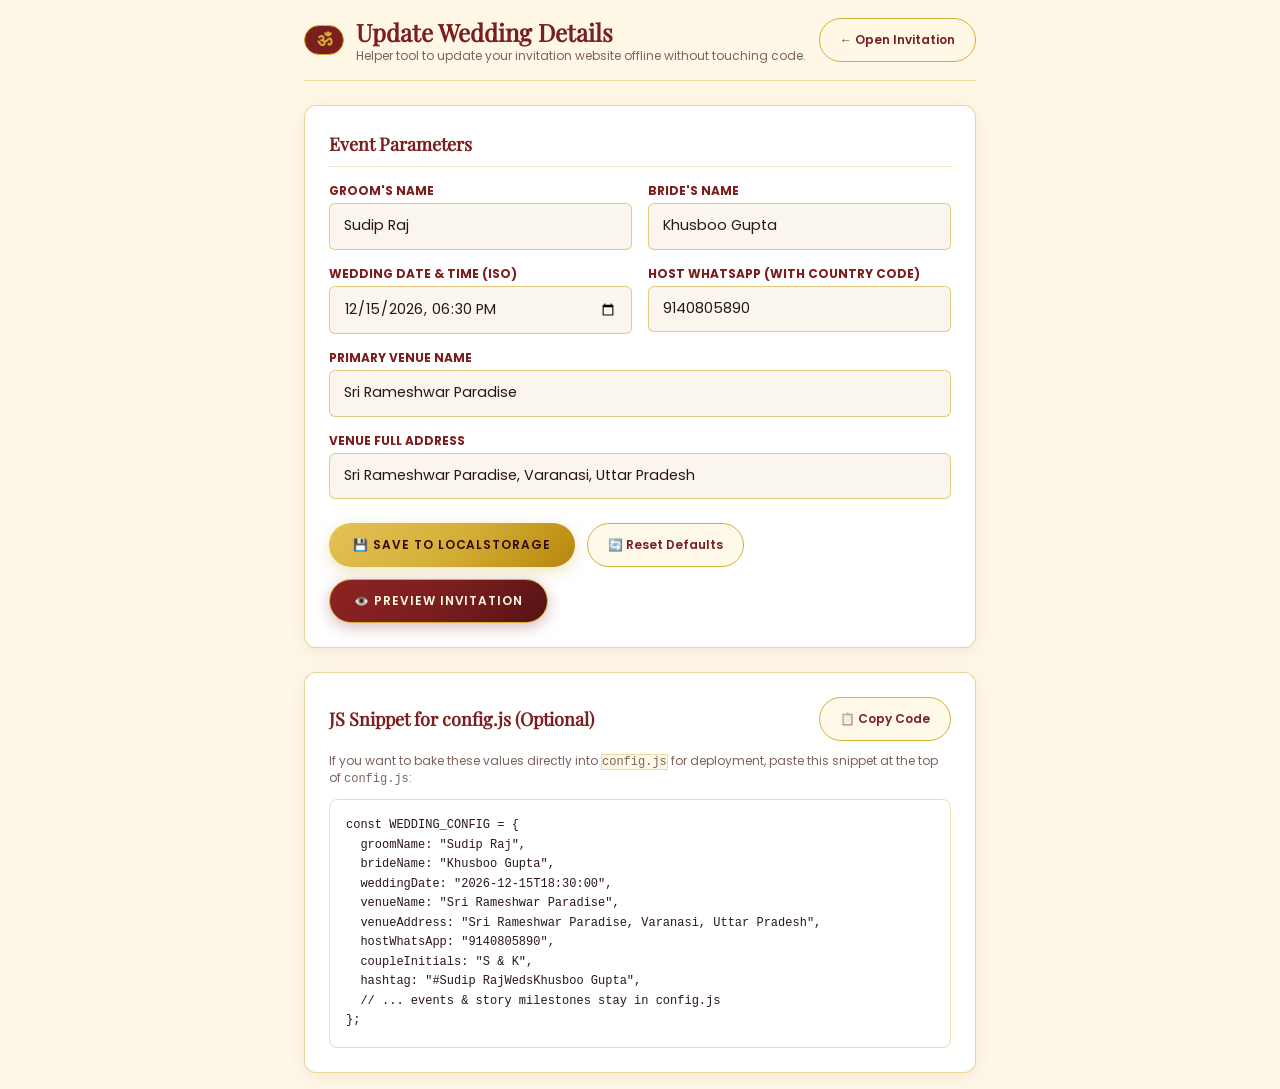
<file: update-config.html>
<!DOCTYPE html>
<html lang="en">
<head>
  <meta charset="UTF-8">
  <meta name="viewport" content="width=device-width, initial-scale=1.0">
  <title>Update Wedding Details — Helper Tool</title>
  <link rel="icon" href="data:image/svg+xml,<svg xmlns='http://www.w3.org/2000/svg' viewBox='0 0 100 100'><rect width='100' height='100' rx='20' fill='%237B1E1E'/><circle cx='50' cy='50' r='42' fill='none' stroke='%23D4AF37' stroke-width='3'/><text x='50' y='63' font-family='serif' font-size='44' font-weight='bold' fill='%23D4AF37' text-anchor='middle'>ॐ</text></svg>">
  <link rel="stylesheet" href="css/tailwind.css">
  <link rel="stylesheet" href="css/style.css">
  <style>
    body { background-color: #FFF8E7; color: #2A1713; font-family: 'Poppins', sans-serif; }
    .card { background: #FFFFFF; border: 1.5px solid rgba(212, 175, 55, 0.5); border-radius: 12px; padding: 1.5rem; box-shadow: 0 4px 20px rgba(123, 30, 30, 0.08); }
    .input-box { width: 100%; padding: 0.65rem 0.85rem; border: 1px solid rgba(212, 175, 55, 0.6); border-radius: 6px; background-color: #FAF6ED; font-size: 0.9rem; }
    .input-box:focus { outline: none; background: #fff; border-color: #7B1E1E; box-shadow: 0 0 0 2px rgba(123, 30, 30, 0.2); }
  </style>
</head>
<body class="p-4 sm:p-8">
  <div class="max-w-2xl mx-auto space-y-6">

    <!-- Header -->
    <div class="flex items-center justify-between border-b border-gold/40 pb-4">
      <div class="flex items-center gap-3">
        <div class="w-10 h-10 rounded-full bg-maroon border border-gold flex items-center justify-center text-gold font-bold text-lg">
          ॐ
        </div>
        <div>
          <h1 class="font-serif text-2xl font-bold text-maroon">Update Wedding Details</h1>
          <p class="text-xs text-charcoal-muted">Helper tool to update your invitation website offline without touching code.</p>
        </div>
      </div>
      <a href="index.html" class="btn-royal-outline text-xs py-2 px-3">
        ← Open Invitation
      </a>
    </div>

    <!-- Alert Banner -->
    <div id="save-alert" class="hidden p-3 bg-green-100 border border-green-400 text-green-900 rounded-lg text-xs font-semibold flex items-center justify-between">
      <span>✓ Updated in localStorage! The invitation website will immediately show these details.</span>
      <button type="button" onclick="this.parentElement.classList.add('hidden')" class="text-green-800 underline">Dismiss</button>
    </div>

    <!-- Live Form -->
    <div class="card space-y-4">
      <h2 class="font-serif text-lg font-bold text-maroon border-b border-gold/30 pb-2">Event Parameters</h2>

      <div class="grid grid-cols-1 sm:grid-cols-2 gap-4">
        <div>
          <label class="block text-xs font-bold text-maroon uppercase mb-1">Groom's Name</label>
          <input type="text" id="groomName" class="input-box" placeholder="e.g. Aarav Sharma">
        </div>

        <div>
          <label class="block text-xs font-bold text-maroon uppercase mb-1">Bride's Name</label>
          <input type="text" id="brideName" class="input-box" placeholder="e.g. Ananya Patel">
        </div>

        <div>
          <label class="block text-xs font-bold text-maroon uppercase mb-1">Wedding Date &amp; Time (ISO)</label>
          <input type="datetime-local" id="weddingDate" class="input-box">
        </div>

        <div>
          <label class="block text-xs font-bold text-maroon uppercase mb-1">Host WhatsApp (With Country Code)</label>
          <input type="text" id="hostWhatsApp" class="input-box" placeholder="e.g. 919876543210">
        </div>

        <div class="sm:col-span-2">
          <label class="block text-xs font-bold text-maroon uppercase mb-1">Primary Venue Name</label>
          <input type="text" id="venueName" class="input-box" placeholder="e.g. The Royal Palace &amp; Heritage Gardens">
        </div>

        <div class="sm:col-span-2">
          <label class="block text-xs font-bold text-maroon uppercase mb-1">Venue Full Address</label>
          <input type="text" id="venueAddress" class="input-box" placeholder="e.g. Palace Road, Udaipur, Rajasthan">
        </div>
      </div>

      <div class="pt-2 flex flex-wrap gap-3">
        <button type="button" id="apply-btn" class="btn-royal-gold text-xs">
          💾 Save to localStorage
        </button>
        <button type="button" id="reset-btn" class="btn-royal-outline text-xs">
          🔄 Reset Defaults
        </button>
        <a href="index.html" class="btn-royal-maroon text-xs">
          👁️ Preview Invitation
        </a>
      </div>
    </div>

    <!-- Pasteable JS Snippet Box -->
    <div class="card space-y-3">
      <div class="flex items-center justify-between">
        <h2 class="font-serif text-lg font-bold text-maroon">JS Snippet for config.js (Optional)</h2>
        <button type="button" id="copy-code-btn" class="btn-royal-outline text-xs py-1.5 px-3">
          📋 Copy Code
        </button>
      </div>
      <p class="text-xs text-charcoal-muted">
        If you want to bake these values directly into <code class="font-mono bg-ivory px-1 py-0.5 rounded border border-gold/40">config.js</code> for deployment, paste this snippet at the top of <code class="font-mono">config.js</code>:
      </p>
      <pre class="bg-[#2A0606] text-[#FFF8E7] p-4 rounded-lg text-xs overflow-x-auto font-mono leading-relaxed border border-gold/40"><code id="code-snippet"></code></pre>
    </div>

  </div>

  <script src="config.js"></script>
  <script>
    const d = (window.WEDDING_CONFIG && window.WEDDING_CONFIG._defaults) || {};

    function loadInitial() {
      let current = Object.assign({}, window.WEDDING_CONFIG || {});
      try {
        const saved = localStorage.getItem('wedding_custom_config');
        if (saved) Object.assign(current, JSON.parse(saved));
      } catch (e) {}

      function val(v, fallback) {
        if (!v || (typeof v === 'string' && v.startsWith('{{') && v.endsWith('}}'))) return fallback || '';
        return v;
      }

      document.getElementById('groomName').value = val(current.groomName, d.groomName || 'Aarav Sharma');
      document.getElementById('brideName').value = val(current.brideName, d.brideName || 'Ananya Patel');
      document.getElementById('hostWhatsApp').value = val(current.hostWhatsApp, d.hostWhatsApp || '919876543210');
      document.getElementById('venueName').value = val(current.venueName, d.venueName || 'The Royal Palace & Heritage Gardens');
      document.getElementById('venueAddress').value = val(current.venueAddress, d.venueAddress || 'Palace Road, Udaipur, Rajasthan');

      const dateStr = val(current.weddingDate, d.weddingDate || '2026-11-28T18:00:00');
      document.getElementById('weddingDate').value = dateStr.length >= 16 ? dateStr.substring(0, 16) : '2026-11-28T18:00';

      updateSnippet();
    }

    function getData() {
      const groom = document.getElementById('groomName').value.trim();
      const bride = document.getElementById('brideName').value.trim();
      const dt = document.getElementById('weddingDate').value;
      return {
        groomName: groom,
        brideName: bride,
        coupleInitials: `${groom[0] || 'A'} & ${bride[0] || 'A'}`,
        weddingDate: dt ? `${dt}:00` : '2026-11-28T18:00:00',
        venueName: document.getElementById('venueName').value.trim(),
        venueAddress: document.getElementById('venueAddress').value.trim(),
        hostWhatsApp: document.getElementById('hostWhatsApp').value.trim(),
        hashtag: `#${groom.replace(/\\s+/g, '')}Weds${bride.replace(/\\s+/g, '')}`
      };
    }

    function updateSnippet() {
      const data = getData();
      const snippet = 
`const WEDDING_CONFIG = {
  groomName: "${data.groomName}",
  brideName: "${data.brideName}",
  weddingDate: "${data.weddingDate}",
  venueName: "${data.venueName}",
  venueAddress: "${data.venueAddress}",
  hostWhatsApp: "${data.hostWhatsApp}",
  coupleInitials: "${data.coupleInitials}",
  hashtag: "${data.hashtag}",
  // ... events & story milestones stay in config.js
};`;
      document.getElementById('code-snippet').textContent = snippet;
    }

    ['groomName', 'brideName', 'weddingDate', 'venueName', 'venueAddress', 'hostWhatsApp'].forEach(id => {
      document.getElementById(id).addEventListener('input', updateSnippet);
    });

    document.getElementById('apply-btn').addEventListener('click', () => {
      const data = getData();
      localStorage.setItem('wedding_custom_config', JSON.stringify(data));
      localStorage.setItem('shubh_vivah_custom_config', JSON.stringify(data));
      document.getElementById('save-alert').classList.remove('hidden');
      updateSnippet();
    });

    document.getElementById('reset-btn').addEventListener('click', () => {
      if (confirm("Reset to default sample data?")) {
        localStorage.removeItem('wedding_custom_config');
        localStorage.removeItem('shubh_vivah_custom_config');
        loadInitial();
        document.getElementById('save-alert').classList.remove('hidden');
        document.getElementById('save-alert').textContent = "Reset to defaults!";
      }
    });

    document.getElementById('copy-code-btn').addEventListener('click', () => {
      const text = document.getElementById('code-snippet').textContent;
      navigator.clipboard.writeText(text).then(() => alert("Snippet copied to clipboard!"));
    });

    document.addEventListener('DOMContentLoaded', loadInitial);
  </script>
</body>
</html>
</file>
<file: libs/flipdown.css>
.flipdown.flipdown__theme-dark{font-family:sans-serif;font-weight:bold}.flipdown.flipdown__theme-dark .rotor-group-heading:before{color:#000}.flipdown.flipdown__theme-dark .rotor-group:nth-child(n+2):nth-child(-n+3):before,.flipdown.flipdown__theme-dark .rotor-group:nth-child(n+2):nth-child(-n+3):after{background-color:#151515}.flipdown.flipdown__theme-dark .rotor,.flipdown.flipdown__theme-dark .rotor-top,.flipdown.flipdown__theme-dark .rotor-leaf-front{color:#fff;background-color:#151515}.flipdown.flipdown__theme-dark .rotor-bottom,.flipdown.flipdown__theme-dark .rotor-leaf-rear{color:#efefef;background-color:#202020}.flipdown.flipdown__theme-dark .rotor:after{border-top:solid 1px #151515}.flipdown.flipdown__theme-light{font-family:sans-serif;font-weight:bold}.flipdown.flipdown__theme-light .rotor-group-heading:before{color:#eee}.flipdown.flipdown__theme-light .rotor-group:nth-child(n+2):nth-child(-n+3):before,.flipdown.flipdown__theme-light .rotor-group:nth-child(n+2):nth-child(-n+3):after{background-color:#ddd}.flipdown.flipdown__theme-light .rotor,.flipdown.flipdown__theme-light .rotor-top,.flipdown.flipdown__theme-light .rotor-leaf-front{color:#222;background-color:#ddd}.flipdown.flipdown__theme-light .rotor-bottom,.flipdown.flipdown__theme-light .rotor-leaf-rear{color:#333;background-color:#eee}.flipdown.flipdown__theme-light .rotor:after{border-top:solid 1px #222}.flipdown{overflow:visible;width:510px;height:110px}.flipdown .rotor-group{position:relative;float:left;padding-right:30px}.flipdown .rotor-group:last-child{padding-right:0}.flipdown .rotor-group-heading:before{display:block;height:30px;line-height:30px;text-align:center}.flipdown .rotor-group:nth-child(1) .rotor-group-heading:before{content:attr(data-before)}.flipdown .rotor-group:nth-child(2) .rotor-group-heading:before{content:attr(data-before)}.flipdown .rotor-group:nth-child(3) .rotor-group-heading:before{content:attr(data-before)}.flipdown .rotor-group:nth-child(4) .rotor-group-heading:before{content:attr(data-before)}.flipdown .rotor-group:nth-child(n+2):nth-child(-n+3):before{content:'';position:absolute;bottom:20px;left:115px;width:10px;height:10px;border-radius:50%}.flipdown .rotor-group:nth-child(n+2):nth-child(-n+3):after{content:'';position:absolute;bottom:50px;left:115px;width:10px;height:10px;border-radius:50%}.flipdown .rotor{position:relative;float:left;width:50px;height:80px;margin:0 5px 0 0;border-radius:4px;font-size:4rem;text-align:center;perspective:200px}.flipdown .rotor:last-child{margin-right:0}.flipdown .rotor-top,.flipdown .rotor-bottom{overflow:hidden;position:absolute;width:50px;height:40px}.flipdown .rotor-leaf{z-index:1;position:absolute;width:50px;height:80px;transform-style:preserve-3d;transition:transform 0s}.flipdown .rotor-leaf.flipped{transform:rotateX(-180deg);transition:all .5s ease-in-out}.flipdown .rotor-leaf-front,.flipdown .rotor-leaf-rear{overflow:hidden;position:absolute;width:50px;height:40px;margin:0;transform:rotateX(0);backface-visibility:hidden;-webkit-backface-visibility:hidden}.flipdown .rotor-leaf-front{line-height:80px;border-radius:4px 4px 0 0}.flipdown .rotor-leaf-rear{line-height:0;border-radius:0 0 4px 4px;transform:rotateX(-180deg)}.flipdown .rotor-top{line-height:80px;border-radius:4px 4px 0 0}.flipdown .rotor-bottom{bottom:0;line-height:0;border-radius:0 0 4px 4px}.flipdown .rotor:after{content:'';z-index:2;position:absolute;bottom:0;left:0;width:50px;height:40px;border-radius:0 0 4px 4px}@media(max-width:550px){.flipdown{width:312px;height:70px}.flipdown .rotor{font-size:2.2rem;margin-right:3px}.flipdown .rotor,.flipdown .rotor-leaf,.flipdown .rotor-leaf-front,.flipdown .rotor-leaf-rear,.flipdown .rotor-top,.flipdown .rotor-bottom,.flipdown .rotor:after{width:30px}.flipdown .rotor-group{padding-right:20px}.flipdown .rotor-group:last-child{padding-right:0}.flipdown .rotor-group-heading:before{font-size:.8rem;height:20px;line-height:20px}.flipdown .rotor-group:nth-child(n+2):nth-child(-n+3):before,.flipdown .rotor-group:nth-child(n+2):nth-child(-n+3):after{left:69px}.flipdown .rotor-group:nth-child(n+2):nth-child(-n+3):before{bottom:13px;height:8px;width:8px}.flipdown .rotor-group:nth-child(n+2):nth-child(-n+3):after{bottom:29px;height:8px;width:8px}.flipdown .rotor-leaf-front,.flipdown .rotor-top{line-height:50px}.flipdown .rotor-leaf,.flipdown .rotor{height:50px}.flipdown .rotor-leaf-front,.flipdown .rotor-leaf-rear,.flipdown .rotor-top,.flipdown .rotor-bottom,.flipdown .rotor:after{height:25px}}
</file>
<file: css/style.css>
/* ==========================================================================
   SHUBH VIVAH - ROYAL INDIAN WEDDING & ENGAGEMENT STYLESHEET
   Aesthetic: Regal Indian, Heritage Luxury, Editorial & Sacred
   Palette: Royal Maroon (#7B1E1E), Imperial Gold (#D4AF37), Saffron (#FF9933),
            Sacred Ivory (#FFF8E7), Deep Emerald (#0F5132)
   ========================================================================== */

/* --------------------------------------------------------------------------
   1. LOCAL SELF-HOSTED WEB FONTS (100% OFFLINE)
   -------------------------------------------------------------------------- */
@font-face {
  font-family: 'Playfair Display';
  font-style: normal;
  font-weight: 400;
  font-display: swap;
  src: url('../fonts/PlayfairDisplay-Regular.woff2') format('woff2');
}

@font-face {
  font-family: 'Playfair Display';
  font-style: italic;
  font-weight: 400;
  font-display: swap;
  src: url('../fonts/PlayfairDisplay-Italic.woff2') format('woff2');
}

@font-face {
  font-family: 'Poppins';
  font-style: normal;
  font-weight: 400;
  font-display: swap;
  src: url('../fonts/Poppins-Regular.woff2') format('woff2');
}

@font-face {
  font-family: 'Poppins';
  font-style: normal;
  font-weight: 600;
  font-display: swap;
  src: url('../fonts/Poppins-SemiBold.woff2') format('woff2');
}

@font-face {
  font-family: 'Poppins';
  font-style: normal;
  font-weight: 700;
  font-display: swap;
  src: url('../fonts/Poppins-Bold.woff2') format('woff2');
}

@font-face {
  font-family: 'Noto Sans Devanagari';
  font-style: normal;
  font-weight: 400;
  font-display: swap;
  src: url('../fonts/NotoSansDevanagari-Regular.woff2') format('woff2');
}

/* --------------------------------------------------------------------------
   2. DESIGN TOKENS & ROOT VARIABLES
   -------------------------------------------------------------------------- */
:root {
  /* Core Indian Color Palette */
  --color-maroon: #7B1E1E;
  --color-maroon-dark: #4A0E0E;
  --color-maroon-deep: #320707;
  --color-gold: #D4AF37;
  --color-gold-light: #F3E5AB;
  --color-gold-accent: #E5C158;
  --color-gold-dark: #997A1E;
  --color-saffron: #FF9933;
  --color-saffron-dark: #D97706;
  --color-ivory: #FFF8E7;
  --color-ivory-light: #FDFBF7;
  --color-paper: #FAF4E6;
  --color-emerald: #0F5132;
  --color-emerald-light: #165B33;
  --color-charcoal: #2A1713;
  --color-charcoal-light: #523932;
  --color-charcoal-muted: #7E635B;

  /* Borders & Shadows */
  --border-gold: rgba(212, 175, 55, 0.45);
  --border-gold-strong: rgba(212, 175, 55, 0.85);
  --shadow-royal: 0 10px 30px rgba(74, 14, 14, 0.08);
  --shadow-gold: 0 8px 25px rgba(212, 175, 55, 0.28);
  --shadow-envelope: 0 25px 60px rgba(0, 0, 0, 0.5);

  /* Typography */
  --font-serif: 'Playfair Display', Georgia, serif;
  --font-sans: 'Poppins', 'Noto Sans Devanagari', -apple-system, sans-serif;
  --font-devanagari: 'Noto Sans Devanagari', 'Poppins', sans-serif;
}

/* Base Styles */
html {
  scroll-behavior: smooth;
  font-family: var(--font-sans);
  background-color: var(--color-ivory);
  color: var(--color-charcoal);
  -webkit-font-smoothing: antialiased;
}

body {
  overflow-x: hidden;
  background-color: var(--color-ivory);
  color: var(--color-charcoal);
  line-height: 1.65;
  min-width: 320px;
}

/* Typography Classes */
.font-serif { font-family: var(--font-serif); }
.font-sans { font-family: var(--font-sans); }
.font-devanagari { font-family: var(--font-devanagari); }

/* Regal Gold Gradient Text */
.text-gold-gradient {
  background: linear-gradient(135deg, #FFDF73 0%, #D4AF37 50%, #997A1E 100%);
  -webkit-background-clip: text;
  -webkit-text-fill-color: transparent;
}

.text-maroon {
  color: var(--color-maroon);
}

.bg-maroon {
  background-color: var(--color-maroon);
}

/* Gold Foil Buttons with Shimmer */
.btn-royal-gold {
  background: linear-gradient(135deg, #E5C158 0%, #D4AF37 50%, #B8860B 100%);
  color: #320707;
  font-weight: 600;
  text-transform: uppercase;
  letter-spacing: 0.08em;
  min-height: 44px;
  display: inline-flex;
  align-items: center;
  justify-content: center;
  padding: 0.75rem 1.5rem;
  border-radius: 9999px;
  box-shadow: 0 4px 15px rgba(212, 175, 55, 0.35);
  transition: all 0.3s ease;
  touch-action: manipulation;
}

.btn-royal-gold:hover, .btn-royal-gold:active {
  transform: translateY(-2px);
  box-shadow: 0 6px 20px rgba(212, 175, 55, 0.5);
  color: #1A0404;
}

.btn-royal-maroon {
  background: linear-gradient(135deg, #8E2323 0%, #7B1E1E 50%, #561313 100%);
  color: #FFF8E7;
  border: 1px solid var(--color-gold);
  font-weight: 600;
  text-transform: uppercase;
  letter-spacing: 0.08em;
  min-height: 44px;
  display: inline-flex;
  align-items: center;
  justify-content: center;
  padding: 0.75rem 1.5rem;
  border-radius: 9999px;
  box-shadow: 0 4px 15px rgba(123, 30, 30, 0.3);
  transition: all 0.3s ease;
  touch-action: manipulation;
}

.btn-royal-maroon:hover, .btn-royal-maroon:active {
  transform: translateY(-2px);
  box-shadow: 0 6px 20px rgba(123, 30, 30, 0.5);
}

.btn-royal-outline {
  border: 1.5px solid var(--color-gold);
  color: var(--color-maroon);
  background: rgba(255, 248, 231, 0.85);
  font-weight: 600;
  min-height: 44px;
  display: inline-flex;
  align-items: center;
  justify-content: center;
  padding: 0.75rem 1.25rem;
  border-radius: 9999px;
  transition: all 0.3s ease;
}

.btn-royal-outline:hover, .btn-royal-outline:active {
  background-color: var(--color-maroon);
  color: #FFF8E7;
  border-color: var(--color-maroon);
}

/* --------------------------------------------------------------------------
   3. SACRED GANESH INVOCATION BAR (TOP HEADER)
   -------------------------------------------------------------------------- */
.ganesh-bar {
  background: linear-gradient(90deg, #4A0E0E 0%, #7B1E1E 50%, #4A0E0E 100%);
  border-bottom: 2px solid var(--color-gold);
  color: #FFF8E7;
  padding: 0.5rem 1rem;
  text-align: center;
  display: flex;
  align-items: center;
  justify-content: center;
  gap: 0.5rem;
  font-size: 0.85rem;
  letter-spacing: 0.05em;
  box-shadow: 0 2px 10px rgba(0, 0, 0, 0.15);
  position: relative;
  z-index: 30;
}

.ganesh-svg {
  width: 28px;
  height: 28px;
  fill: var(--color-gold);
  filter: drop-shadow(0 1px 2px rgba(0,0,0,0.4));
}

/* --------------------------------------------------------------------------
   4. FULL-SCREEN INTERACTIVE ENVELOPE OPENING SCENE
   -------------------------------------------------------------------------- */
#envelope-overlay {
  position: fixed;
  inset: 0;
  z-index: 99999;
  background: radial-gradient(circle at center, #3A0C0C 0%, #1A0404 100%);
  display: flex;
  align-items: center;
  justify-content: center;
  transition: opacity 1.1s cubic-bezier(0.4, 0, 0.2, 1), visibility 1.1s cubic-bezier(0.4, 0, 0.2, 1);
  overflow: hidden;
  padding: 1rem;
}

#envelope-overlay.opened {
  opacity: 0;
  visibility: hidden;
  pointer-events: none;
}

.envelope-stage {
  position: relative;
  display: flex;
  flex-direction: column;
  align-items: center;
  perspective: 1400px;
  max-width: 100%;
}

.envelope-wrapper {
  position: relative;
  width: 330px;
  height: 220px;
  box-shadow: var(--shadow-envelope);
  cursor: pointer;
  transform-style: preserve-3d;
  transition: transform 0.5s ease;
  user-select: none;
}

@media (min-width: 480px) {
  .envelope-wrapper {
    width: 380px;
    height: 250px;
  }
}

.envelope-wrapper:hover {
  transform: translateY(-4px);
}

/* Envelope Back Background */
.envelope-back {
  position: absolute;
  inset: 0;
  background: #5A1414;
  border-radius: 6px;
  border: 1px solid var(--color-gold);
  box-shadow: inset 0 0 30px rgba(0,0,0,0.4);
}

/* Inside Letter Card that Slides Up */
.letter-card {
  position: absolute;
  top: 8px;
  left: 12px;
  right: 12px;
  height: 90%;
  background: #FFF8E7;
  border: 1.5px solid var(--color-gold);
  border-radius: 4px;
  display: flex;
  flex-direction: column;
  align-items: center;
  justify-content: center;
  text-align: center;
  padding: 1rem;
  box-shadow: 0 4px 15px rgba(0, 0, 0, 0.25);
  z-index: 2;
  transition: transform 1.1s cubic-bezier(0.25, 1, 0.5, 1) 0.3s;
}

.envelope-wrapper.is-open .letter-card {
  transform: translateY(-120px) scale(1.02);
}

@media (min-width: 480px) {
  .envelope-wrapper.is-open .letter-card {
    transform: translateY(-150px) scale(1.04);
  }
}

/* Folds */
.flap-left {
  position: absolute;
  top: 0;
  left: 0;
  bottom: 0;
  width: 0;
  height: 0;
  border-style: solid;
  border-width: 110px 0 110px 165px;
  border-color: transparent transparent transparent #681818;
  z-index: 3;
}

@media (min-width: 480px) {
  .flap-left {
    border-width: 125px 0 125px 190px;
  }
}

.flap-right {
  position: absolute;
  top: 0;
  right: 0;
  bottom: 0;
  width: 0;
  height: 0;
  border-style: solid;
  border-width: 110px 165px 110px 0;
  border-color: transparent #5E1515 transparent transparent;
  z-index: 3;
}

@media (min-width: 480px) {
  .flap-right {
    border-width: 125px 190px 125px 0;
  }
}

.flap-bottom {
  position: absolute;
  left: 0;
  right: 0;
  bottom: 0;
  width: 0;
  height: 0;
  border-style: solid;
  border-width: 0 165px 120px 165px;
  border-color: transparent transparent #771B1B transparent;
  z-index: 4;
  filter: drop-shadow(0 -3px 5px rgba(0,0,0,0.25));
}

@media (min-width: 480px) {
  .flap-bottom {
    border-width: 0 190px 140px 190px;
  }
}

/* Top Triangular 3D Flap */
.flap-top {
  position: absolute;
  top: 0;
  left: 0;
  right: 0;
  width: 0;
  height: 0;
  margin: 0 auto;
  border-style: solid;
  border-width: 125px 165px 0 165px;
  border-color: #892020 transparent transparent transparent;
  transform-origin: top center;
  transition: transform 0.8s cubic-bezier(0.4, 0, 0.2, 1);
  z-index: 5;
  filter: drop-shadow(0 4px 6px rgba(0,0,0,0.3));
}

@media (min-width: 480px) {
  .flap-top {
    border-width: 145px 190px 0 190px;
  }
}

.envelope-wrapper.is-open .flap-top {
  transform: rotateX(180deg);
  z-index: 1;
}

/* Imperial Gold Wax Seal */
.wax-seal {
  position: absolute;
  top: 100px;
  left: 50%;
  transform: translate(-50%, -50%);
  width: 68px;
  height: 68px;
  background: radial-gradient(circle at 35% 35%, #F4D366 0%, #D4AF37 55%, #8B6508 100%);
  border-radius: 50%;
  z-index: 10;
  cursor: pointer;
  box-shadow: 0 4px 20px rgba(0,0,0,0.5), inset 0 2px 4px rgba(255,255,255,0.6), inset 0 -3px 6px rgba(0,0,0,0.5);
  display: flex;
  align-items: center;
  justify-content: center;
  color: #3A0C0C;
  border: 2px dashed #997A1E;
  transition: transform 0.3s ease, box-shadow 0.3s ease;
  min-width: 44px;
  min-height: 44px;
}

@media (min-width: 480px) {
  .wax-seal {
    top: 120px;
    width: 76px;
    height: 76px;
  }
}

.wax-seal::after {
  content: '';
  position: absolute;
  inset: -6px;
  border-radius: 50%;
  border: 2px solid rgba(255, 223, 115, 0.6);
  animation: pulseGoldSeal 2s infinite ease-in-out;
}

@keyframes pulseGoldSeal {
  0% { transform: scale(1); opacity: 0.9; }
  50% { transform: scale(1.15); opacity: 0.2; }
  100% { transform: scale(1); opacity: 0.9; }
}

.wax-seal:hover {
  transform: translate(-50%, -50%) scale(1.08);
}

.envelope-wrapper.is-open .wax-seal {
  opacity: 0;
  pointer-events: none;
  transform: translate(-50%, -50%) scale(0.6);
}

.envelope-prompt {
  margin-top: 2rem;
  color: #F3E5AB;
  font-family: var(--font-sans);
  letter-spacing: 0.15em;
  font-size: 0.78rem;
  text-transform: uppercase;
  text-align: center;
  animation: bounceHint 2.5s infinite;
  display: flex;
  align-items: center;
  gap: 0.5rem;
}

@keyframes bounceHint {
  0%, 20%, 50%, 80%, 100% { transform: translateY(0); }
  40% { transform: translateY(-6px); }
  60% { transform: translateY(-3px); }
}

/* --------------------------------------------------------------------------
   5. HERO & INVITATION SECTION
   -------------------------------------------------------------------------- */
.hero-section {
  position: relative;
  min-height: 90vh;
  display: flex;
  align-items: center;
  justify-content: center;
  background-color: var(--color-ivory);
  background-image: 
    radial-gradient(ellipse at 50% 15%, rgba(212, 175, 55, 0.15) 0%, transparent 70%),
    radial-gradient(ellipse at 50% 85%, rgba(123, 30, 30, 0.08) 0%, transparent 65%);
  padding: 3rem 1rem;
  text-align: center;
}

.mandala-bg {
  position: absolute;
  width: 420px;
  height: 420px;
  top: 50%;
  left: 50%;
  transform: translate(-50%, -50%);
  opacity: 0.07;
  pointer-events: none;
  animation: rotateMandala 60s linear infinite;
}

@keyframes rotateMandala {
  from { transform: translate(-50%, -50%) rotate(0deg); }
  to { transform: translate(-50%, -50%) rotate(360deg); }
}

.couple-title {
  font-family: var(--font-serif);
  font-size: 2.35rem;
  line-height: 1.15;
  color: var(--color-maroon);
  font-weight: 700;
}

@media (min-width: 480px) {
  .couple-title {
    font-size: 3.25rem;
  }
}

@media (min-width: 768px) {
  .couple-title {
    font-size: 4.25rem;
  }
}

.shubh-vivah-badge {
  display: inline-block;
  padding: 0.35rem 1.25rem;
  border-radius: 9999px;
  border: 1px solid var(--color-gold);
  background: rgba(212, 175, 55, 0.12);
  color: var(--color-maroon);
  font-size: 0.75rem;
  letter-spacing: 0.2em;
  text-transform: uppercase;
  font-weight: 600;
}

/* --------------------------------------------------------------------------
   6. FLIPDOWN COUNTDOWN TIMER STYLING (MAROON & GOLD THEME)
   -------------------------------------------------------------------------- */
.countdown-section {
  background: linear-gradient(180deg, #420C0C 0%, #2A0606 100%);
  border-top: 2px solid var(--color-gold);
  border-bottom: 2px solid var(--color-gold);
  color: #FFF8E7;
  padding: 3rem 1rem;
  text-align: center;
}

/* Customizing FlipDown to match our Royal theme */
.flipdown.flipdown__theme-dark .rotor-group-heading:before {
  color: #D4AF37 !important;
  font-family: var(--font-sans) !important;
  font-size: 0.72rem !important;
  letter-spacing: 0.15em !important;
  text-transform: uppercase !important;
  font-weight: 600 !important;
}

.flipdown.flipdown__theme-dark .rotor,
.flipdown.flipdown__theme-dark .rotor-top,
.flipdown.flipdown__theme-dark .rotor-leaf-front {
  color: #FFF8E7 !important;
  background-color: #611313 !important;
  border: 1px solid rgba(212, 175, 55, 0.4) !important;
}

.flipdown.flipdown__theme-dark .rotor-bottom,
.flipdown.flipdown__theme-dark .rotor-leaf-rear {
  color: #FFF8E7 !important;
  background-color: #480D0D !important;
  border: 1px solid rgba(212, 175, 55, 0.4) !important;
}

.flipdown {
  margin: 1.5rem auto 0 auto;
}

/* --------------------------------------------------------------------------
   7. OUR STORY TIMELINE WITH INDIAN MOTIF DIVIDERS
   -------------------------------------------------------------------------- */
.timeline-card {
  background: #FFFFFF;
  border: 1px solid var(--border-gold);
  border-radius: 12px;
  padding: 1.5rem;
  box-shadow: var(--shadow-royal);
  position: relative;
  transition: transform 0.3s ease;
}

.timeline-card:hover {
  transform: translateY(-2px);
  border-color: var(--color-gold);
}

.motif-divider {
  display: flex;
  align-items: center;
  justify-content: center;
  gap: 0.75rem;
  margin: 1.25rem 0;
  color: var(--color-gold);
}

.motif-divider::before, .motif-divider::after {
  content: '';
  height: 1px;
  width: 50px;
  background: linear-gradient(to right, transparent, var(--color-gold), transparent);
}

/* --------------------------------------------------------------------------
   8. EVENT CARDS (ENGAGEMENT & WEDDING)
   -------------------------------------------------------------------------- */
.event-card {
  background: #FFFFFF;
  border: 1.5px solid var(--border-gold);
  border-radius: 16px;
  padding: 1.75rem 1.25rem;
  position: relative;
  overflow: hidden;
  box-shadow: var(--shadow-royal);
  transition: all 0.3s ease;
}

@media (min-width: 480px) {
  .event-card {
    padding: 2.25rem 2rem;
  }
}

.event-card::before {
  content: '';
  position: absolute;
  top: 0;
  left: 0;
  right: 0;
  height: 4px;
  background: linear-gradient(90deg, #D4AF37, #FF9933, #7B1E1E, #D4AF37);
}

.event-card:hover {
  border-color: var(--color-gold);
  box-shadow: 0 12px 35px rgba(123, 30, 30, 0.12);
}

/* --------------------------------------------------------------------------
   9. WHATSAPP-FIRST RSVP FORM
   -------------------------------------------------------------------------- */
.rsvp-container {
  background: #FFFFFF;
  border: 1.5px solid var(--color-gold);
  border-radius: 16px;
  padding: 1.75rem 1.25rem;
  box-shadow: var(--shadow-royal);
}

@media (min-width: 480px) {
  .rsvp-container {
    padding: 2.25rem 2rem;
  }
}

.form-input {
  width: 100%;
  min-height: 48px;
  padding: 0.75rem 1rem;
  border: 1px solid rgba(212, 175, 55, 0.5);
  border-radius: 8px;
  background-color: #FAF6ED;
  color: var(--color-charcoal);
  font-family: var(--font-sans);
  font-size: 0.95rem;
  transition: all 0.2s ease;
}

.form-input:focus {
  outline: none;
  background-color: #FFFFFF;
  border-color: var(--color-maroon);
  box-shadow: 0 0 0 3px rgba(123, 30, 30, 0.15);
}

/* Radio Cards */
.radio-tile-group {
  display: grid;
  grid-template-columns: 1fr 1fr;
  gap: 0.75rem;
}

.radio-tile {
  min-height: 48px;
  display: flex;
  align-items: center;
  justify-content: center;
  gap: 0.5rem;
  border: 1px solid var(--border-gold);
  border-radius: 8px;
  background-color: #FAF6ED;
  cursor: pointer;
  padding: 0.5rem;
  font-size: 0.88rem;
  font-weight: 500;
  transition: all 0.2s ease;
}

.radio-tile input[type="radio"] {
  accent-color: var(--color-maroon);
  width: 18px;
  height: 18px;
}

.radio-tile.active {
  background-color: #F8ECD5;
  border-color: var(--color-maroon);
  color: var(--color-maroon);
  font-weight: 600;
}

/* --------------------------------------------------------------------------
   10. GALLERY PLACEHOLDER TILES (CSS GRADIENTS)
   -------------------------------------------------------------------------- */
.gallery-tile {
  aspect-ratio: 4/5;
  border-radius: 10px;
  position: relative;
  overflow: hidden;
  border: 1.5px solid var(--border-gold);
  box-shadow: var(--shadow-royal);
  display: flex;
  flex-direction: column;
  align-items: center;
  justify-content: center;
  text-align: center;
  padding: 1rem;
}

.tile-grad-1 { background: linear-gradient(135deg, #4A0E0E 0%, #7B1E1E 50%, #B8860B 100%); }
.tile-grad-2 { background: linear-gradient(135deg, #165B33 0%, #0F5132 50%, #D4AF37 100%); }
.tile-grad-3 { background: linear-gradient(135deg, #997A1E 0%, #D4AF37 50%, #7B1E1E 100%); }
.tile-grad-4 { background: linear-gradient(135deg, #7B1E1E 0%, #D97706 50%, #F3E5AB 100%); }
.tile-grad-5 { background: linear-gradient(135deg, #2A0606 0%, #561313 50%, #0F5132 100%); }
.tile-grad-6 { background: linear-gradient(135deg, #D4AF37 0%, #7B1E1E 50%, #320707 100%); }

/* --------------------------------------------------------------------------
   11. FOOTER
   -------------------------------------------------------------------------- */
.footer-section {
  background: #250606;
  border-top: 2px solid var(--color-gold);
  color: #FFF8E7;
  padding: 3rem 1rem;
  text-align: center;
}
</file>
